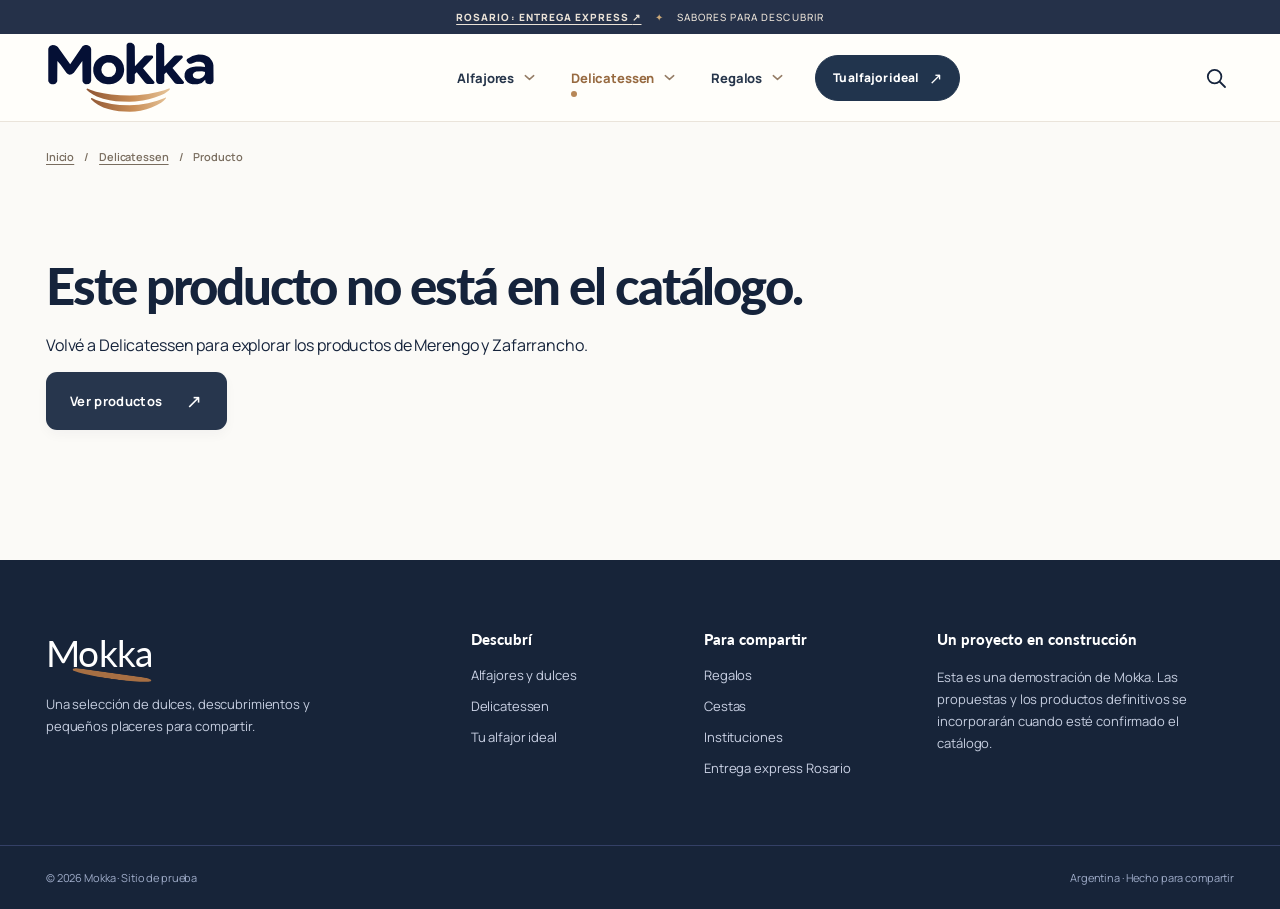
<file: delicatessen-producto.html>
<!doctype html>
<html lang="es-AR">
<head>
 <meta charset="utf-8">
 <meta name="viewport" content="width=device-width,initial-scale=1">
 <meta name="theme-color" content="#fbfaf7">
 <meta name="description" content="Conocé los productos de la colección Merengo Delicatessen en Mokka. Fotos, presentaciones, categorías y referencias de precio.">
 <title>Producto Delicatessen Merengo | Mokka</title>
 <link rel="preconnect" href="https://fonts.googleapis.com">
 <link rel="preconnect" href="https://fonts.gstatic.com" crossorigin>
 <link href="https://fonts.googleapis.com/css2?family=Manrope:wght@400;500;600;700;800&family=Lato:ital,wght@0,400;0,700;0,900;1,900&display=swap" rel="stylesheet">
 <link rel="stylesheet" href="styles.css">
 <script src="pages.js" defer></script>
  <script src="navigation.js" defer></script>
 <script src="delicatessen-data.js" defer></script>
 <script src="zafarrancho-data.js" defer></script>
 <script src="delicatessen-producto.js" defer></script>
</head>
<body class="inner-page delicatessen-page deli-detail-page">
<div class="announcement"><a class="announce-local-link" href="rosario.html">ROSARIO: ENTREGA EXPRESS <span aria-hidden="true">↗</span></a> <span class="star">✦</span> SABORES PARA DESCUBRIR</div>
<header class="site-header" id="inicio">
  <div class="nav-shell wrap">
    <a class="brand" href="index.html" aria-label="Mokka, volver a Alfajores y dulces"><img src="assets/mokka-logo-premium.svg" alt="Mokka" width="184" height="94"></a>
    <nav class="desktop-nav mokka-primary-nav" aria-label="Navegación principal">
    <div class="nav-group" data-nav-group>
      <a class="nav-main-link" href="index.html">Alfajores</a>
      <button class="nav-chevron" type="button" aria-label="Explorar Alfajores" aria-controls="nav-dropdown-alfajores" aria-expanded="false"><svg aria-hidden="true" viewBox="0 0 16 16" fill="none"><path d="m3.5 6 4.5 4 4.5-4" stroke="currentColor" stroke-width="1.6" stroke-linecap="round" stroke-linejoin="round"/></svg></button>
      <div class="nav-dropdown" id="nav-dropdown-alfajores" hidden>
        <span class="nav-dropdown-kicker">ALFAJORES Y DULCES</span>
        <a href="index.html#marcas">Todas las marcas<span aria-hidden="true">↗</span></a>
        <a href="index.html#alfajores">Ver todos los alfajores<span aria-hidden="true">↗</span></a>
        <a href="index.html?marca=Merengo#alfajores">Merengo<span aria-hidden="true">↗</span></a>
        <a href="index.html?marca=Zafarrancho#alfajores">Zafarrancho<span aria-hidden="true">↗</span></a>
        <a href="index.html?marca=Saboreé#alfajores">Saboreé<span aria-hidden="true">↗</span></a>
      </div>
    </div>
    <div class="nav-group is-current" data-nav-group>
      <a class="nav-main-link" href="delicatessen.html" aria-current="page">Delicatessen</a>
      <button class="nav-chevron" type="button" aria-label="Explorar Delicatessen" aria-controls="nav-dropdown-delicatessen" aria-expanded="false"><svg aria-hidden="true" viewBox="0 0 16 16" fill="none"><path d="m3.5 6 4.5 4 4.5-4" stroke="currentColor" stroke-width="1.6" stroke-linecap="round" stroke-linejoin="round"/></svg></button>
      <div class="nav-dropdown" id="nav-dropdown-delicatessen" hidden>
        <span class="nav-dropdown-kicker">SABORES Y ESPECIALIDADES</span>
        <a href="delicatessen.html#catalogo-deli">Todos los productos<span aria-hidden="true">↗</span></a>
        <a href="delicatessen.html?categoria=bocaditos#catalogo-deli">Bocaditos<span aria-hidden="true">↗</span></a>
        <a href="delicatessen.html?categoria=chocolates#catalogo-deli">Bañados en chocolate<span aria-hidden="true">↗</span></a>
        <a href="delicatessen.html?categoria=dulces#catalogo-deli">Dulce de leche<span aria-hidden="true">↗</span></a>
        <a href="delicatessen.html#zafarrancho">Modo Zafarrancho<span aria-hidden="true">↗</span></a>
      </div>
    </div>
    <div class="nav-group" data-nav-group>
      <a class="nav-main-link" href="regalos.html">Regalos</a>
      <button class="nav-chevron" type="button" aria-label="Explorar Regalos" aria-controls="nav-dropdown-regalos" aria-expanded="false"><svg aria-hidden="true" viewBox="0 0 16 16" fill="none"><path d="m3.5 6 4.5 4 4.5-4" stroke="currentColor" stroke-width="1.6" stroke-linecap="round" stroke-linejoin="round"/></svg></button>
      <div class="nav-dropdown" id="nav-dropdown-regalos" hidden>
        <span class="nav-dropdown-kicker">PARA CADA OCASIÓN</span>
        <a href="regalos.html#propuestas">Todos los regalos<span aria-hidden="true">↗</span></a>
        <a href="regalos.html#regalos">Regalos personales<span aria-hidden="true">↗</span></a>
        <a href="regalos.html#cestas">Cestas gourmet<span aria-hidden="true">↗</span></a>
        <a href="regalos.html#instituciones">Empresas e instituciones<span aria-hidden="true">↗</span></a>
      </div>
    </div>
    <a class="nav-discovery" href="index.html#descubri">Tu alfajor ideal <span aria-hidden="true">↗</span></a>
  </nav>
    <div class="nav-actions">
      <a class="icon-btn" href="index.html#alfajores" aria-label="Explorar el catálogo de alfajores" title="Ver alfajores">
        <svg viewBox="0 0 24 24" fill="none" aria-hidden="true"><circle cx="10.6" cy="10.6" r="6.8"/><path d="m16 16 5 5"/></svg>
      </a>
      <button id="menu-toggle" class="icon-btn menu-btn" aria-label="Abrir menú" aria-expanded="false" aria-controls="mobile-nav" type="button">
        <svg viewBox="0 0 24 24" fill="none" aria-hidden="true"><path d="M3 6h18M3 12h18M3 18h18"/></svg>
      </button>
    </div>
  </div>
  <nav id="mobile-nav" class="mobile-nav mokka-mobile-nav" aria-label="Navegación móvil" hidden>
    <div class="mobile-nav-group">
      <div class="mobile-nav-row">
        <a href="index.html" class="mobile-nav-main">Alfajores</a>
        <button class="mobile-nav-chevron" type="button" aria-controls="mobile-dropdown-alfajores" aria-expanded="false" aria-label="Mostrar opciones de Alfajores"><svg aria-hidden="true" viewBox="0 0 16 16" fill="none"><path d="m3.5 6 4.5 4 4.5-4" stroke="currentColor" stroke-width="1.6" stroke-linecap="round" stroke-linejoin="round"/></svg></button>
      </div>
      <div id="mobile-dropdown-alfajores" class="mobile-nav-dropdown" hidden>
        <a href="index.html#marcas">Todas las marcas</a>
        <a href="index.html#alfajores">Ver todos los alfajores</a>
        <a href="index.html?marca=Merengo#alfajores">Merengo</a>
        <a href="index.html?marca=Zafarrancho#alfajores">Zafarrancho</a>
        <a href="index.html?marca=Saboreé#alfajores">Saboreé</a>
      </div>
    </div>
    <div class="mobile-nav-group is-current">
      <div class="mobile-nav-row">
        <a href="delicatessen.html" class="mobile-nav-main" aria-current="page">Delicatessen</a>
        <button class="mobile-nav-chevron" type="button" aria-controls="mobile-dropdown-delicatessen" aria-expanded="false" aria-label="Mostrar opciones de Delicatessen"><svg aria-hidden="true" viewBox="0 0 16 16" fill="none"><path d="m3.5 6 4.5 4 4.5-4" stroke="currentColor" stroke-width="1.6" stroke-linecap="round" stroke-linejoin="round"/></svg></button>
      </div>
      <div id="mobile-dropdown-delicatessen" class="mobile-nav-dropdown" hidden>
        <a href="delicatessen.html#catalogo-deli">Todos los productos</a>
        <a href="delicatessen.html?categoria=bocaditos#catalogo-deli">Bocaditos</a>
        <a href="delicatessen.html?categoria=chocolates#catalogo-deli">Bañados en chocolate</a>
        <a href="delicatessen.html?categoria=dulces#catalogo-deli">Dulce de leche</a>
        <a href="delicatessen.html#zafarrancho">Modo Zafarrancho</a>
      </div>
    </div>
    <div class="mobile-nav-group">
      <div class="mobile-nav-row">
        <a href="regalos.html" class="mobile-nav-main">Regalos</a>
        <button class="mobile-nav-chevron" type="button" aria-controls="mobile-dropdown-regalos" aria-expanded="false" aria-label="Mostrar opciones de Regalos"><svg aria-hidden="true" viewBox="0 0 16 16" fill="none"><path d="m3.5 6 4.5 4 4.5-4" stroke="currentColor" stroke-width="1.6" stroke-linecap="round" stroke-linejoin="round"/></svg></button>
      </div>
      <div id="mobile-dropdown-regalos" class="mobile-nav-dropdown" hidden>
        <a href="regalos.html#propuestas">Todos los regalos</a>
        <a href="regalos.html#regalos">Regalos personales</a>
        <a href="regalos.html#cestas">Cestas gourmet</a>
        <a href="regalos.html#instituciones">Empresas e instituciones</a>
      </div>
    </div>
    <a class="mobile-nav-discovery" href="index.html#descubri">Tu alfajor ideal <span aria-hidden="true">↗</span></a>
    <a class="mobile-nav-rosario" href="rosario.html">Entrega express en Rosario <span aria-hidden="true">↗</span></a>
  </nav>
</header>

<main class="wrap deli-detail-main">
  <nav class="deli-detail-breadcrumb" aria-label="Ruta de navegación"><a href="index.html">Inicio</a><span aria-hidden="true">/</span><a href="delicatessen.html">Delicatessen</a><span aria-hidden="true">/</span><span id="deli-detail-crumb">Producto</span></nav>
  <section id="deli-detail-not-found" class="deli-detail-not-found" hidden>
    <h1>Este producto no está en el catálogo.</h1>
    <p>Volvé a Delicatessen para explorar los productos de Merengo y Zafarrancho.</p>
    <a class="btn btn-hot" href="delicatessen.html#catalogo-deli">Ver productos <span aria-hidden="true">↗</span></a>
  </section>
  <div id="deli-detail-content" hidden>
    <section class="deli-detail-columns">
      <div class="deli-detail-photo">
        <img id="deli-detail-image" alt="" width="700" height="700">
        <div id="deli-detail-photo-placeholder" class="deli-detail-photo-placeholder" hidden><span id="deli-detail-emoji" aria-hidden="true">📦</span><p>Foto de producto pendiente. Podés verla en la ficha oficial del fabricante.</p></div>
        <span id="deli-detail-photo-note">Fotografía del fabricante. Uso de referencia para el prototipo.</span>
      </div>
      <div class="deli-detail-description">
        <div class="deli-detail-eyebrow"><span id="deli-detail-brand">MERENGO</span> · <span id="deli-detail-category"></span></div>
        <h1 id="deli-detail-name"></h1>
        <p id="deli-detail-pack" class="deli-detail-pack"></p>
        <p id="deli-detail-text"></p>
        <div id="deli-detail-tags" class="deli-product-tags"></div>
        <div class="deli-detail-pricing">
          <div class="deli-detail-price" id="deli-detail-price"></div>
          <span id="deli-detail-pricing-note">Precio minorista del fabricante · referencia, no precio de Mokka</span>
          <a id="deli-detail-source" href="https://alfajoresmerengo.com/productos/" target="_blank" rel="noopener noreferrer">Ver producto y precio en Merengo ↗</a>
        </div>
        <div class="deli-detail-actions">
          <button class="btn btn-hot" type="button" disabled>Comprar en Tiendanube · Próximamente</button>
          <a class="btn btn-hero-secondary" href="delicatessen.html#catalogo-deli">Volver a Delicatessen ↗</a>
        </div>
        <p class="deli-detail-disclaimer">No se procesan compras en esta maqueta. La venta, el precio final, el stock y las opciones de entrega se cargarán en la tienda Tiendanube de Mokka.</p>
      </div>
    </section>
    <section class="detail-services" aria-label="Opciones de entrega">
      <div><strong>📦 Envíos a todo el país</strong><span>Opciones y plazos según destino, al conectar Tiendanube.</span></div>
      <div><strong>🛵 Express en Rosario</strong><span>$5.000 · Gratis desde $100.000 en la zona habilitada.</span></div>
      <div><strong>🕘 Pedidos hasta las 21 h</strong><span>Entrega express sujeta a disponibilidad de mensajería.</span></div>
      <div><strong>📍 Retiro en Terminal</strong><span>Sin cargo cuando esté habilitado en el checkout.</span></div>
    </section>
    <section class="deli-related section">
      <div class="section-heading">
        <div><span class="eyebrow mini">PARA SEGUIR DESCUBRIENDO</span><h2 id="deli-related-title">Más de Merengo.</h2></div>
        <a class="link-arrow" href="delicatessen.html#catalogo-deli">Ver catálogo ↗</a>
      </div>
      <div id="deli-related-grid" class="deli-product-grid"></div>
    </section>
  </div>
</main>
<footer class="footer">
  <div class="wrap footer-grid">
    <div class="footer-about"><div class="footer-logo">Mokka<span class="footer-smile"></span></div><p>Una selección de dulces, descubrimientos y pequeños placeres para compartir.</p></div>
    <div><h3>Descubrí</h3><a href="index.html">Alfajores y dulces</a><a href="delicatessen.html">Delicatessen</a><a href="index.html#descubri">Tu alfajor ideal</a></div>
    <div><h3>Para compartir</h3><a href="regalos.html">Regalos</a><a href="regalos.html#cestas">Cestas</a><a href="regalos.html#instituciones">Instituciones</a><a href="rosario.html">Entrega express Rosario</a></div>
    <div class="footer-news"><h3>Un proyecto en construcción</h3><p>Esta es una demostración de Mokka. Las propuestas y los productos definitivos se incorporarán cuando esté confirmado el catálogo.</p></div>
  </div>
  <div class="wrap footer-bottom"><span>© 2026 Mokka · Sitio de prueba</span><span>Argentina · Hecho para compartir</span></div>
</footer>

</body>
</html>
</file>
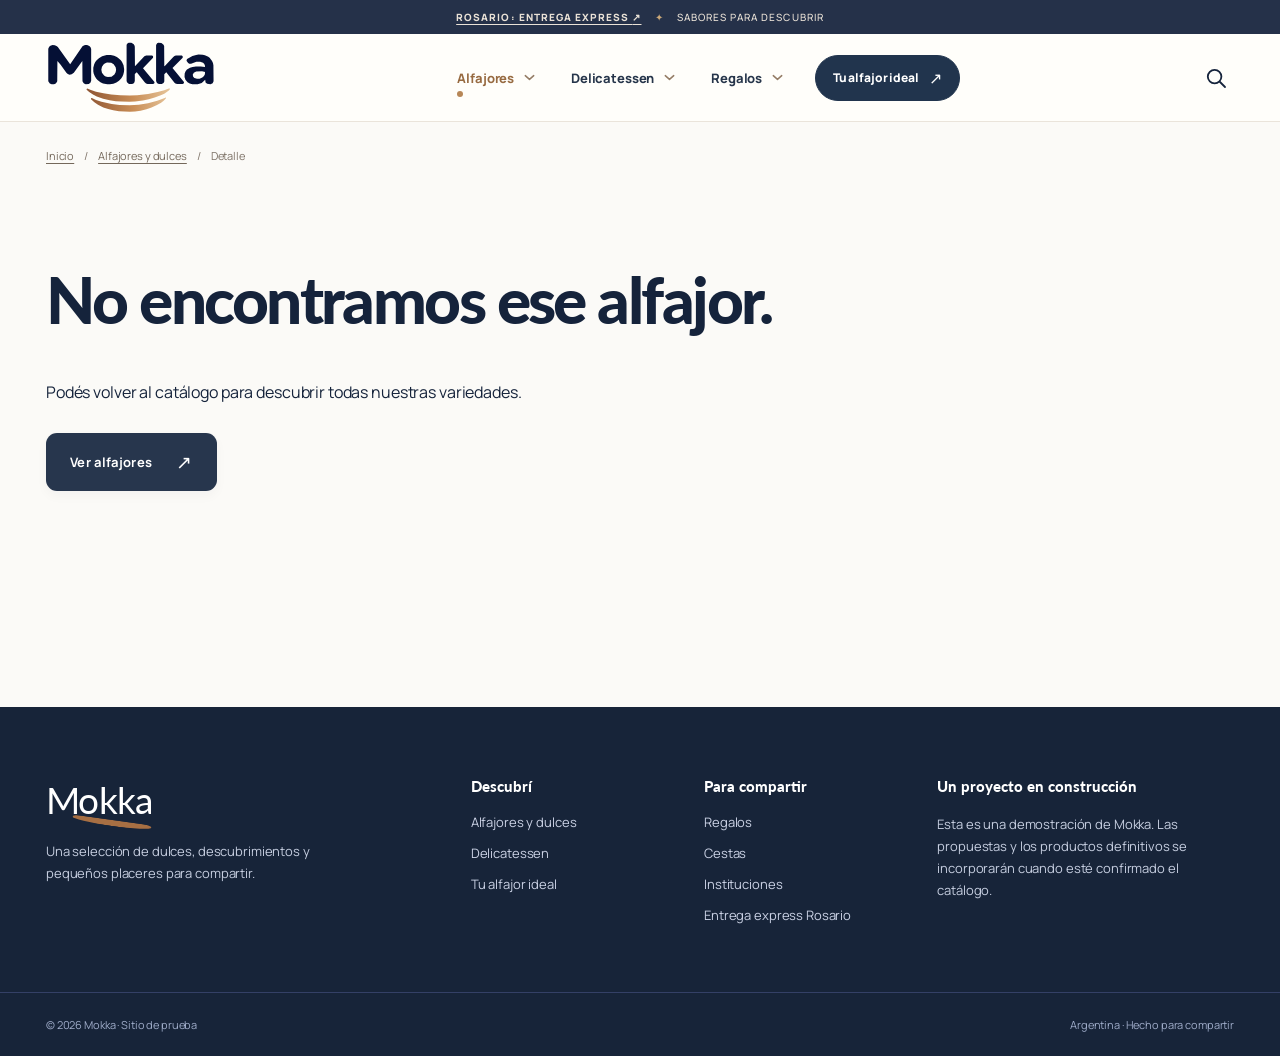
<file: producto.html>
<!doctype html>
<html lang="es-AR">
<head>
 <meta charset="utf-8">
 <meta name="viewport" content="width=device-width,initial-scale=1">
 <meta name="theme-color" content="#fbfaf7">
 <meta name="description" content="Explorá los alfajores de Mokka: fotos, variedades, precios orientativos, presentaciones y entrega en Rosario.">
 <title>Detalle del alfajor | Mokka</title>
 <link rel="preconnect" href="https://fonts.googleapis.com">
 <link rel="preconnect" href="https://fonts.gstatic.com" crossorigin>
 <link href="https://fonts.googleapis.com/css2?family=Manrope:wght@400;500;600;700;800&family=Lato:ital,wght@0,400;0,700;0,900;1,900&display=swap" rel="stylesheet">
 <link rel="stylesheet" href="styles.css">
 <script src="catalog-data.js" defer></script>
 <script src="shop-links.js" defer></script>
 <script src="pages.js" defer></script>
  <script src="navigation.js" defer></script>
 <script src="producto.js" defer></script>
</head>
<body class="inner-page product-detail-page">
<div class="announcement"><a class="announce-local-link" href="rosario.html">ROSARIO: ENTREGA EXPRESS <span aria-hidden="true">↗</span></a> <span class="star">✦</span> SABORES PARA DESCUBRIR</div>
<header class="site-header" id="inicio">
  <div class="nav-shell wrap">
    <a class="brand" href="index.html" aria-label="Mokka, volver a Alfajores y dulces"><img src="assets/mokka-logo-premium.svg" alt="Mokka" width="184" height="94"></a>
    <nav class="desktop-nav mokka-primary-nav" aria-label="Navegación principal">
    <div class="nav-group is-current" data-nav-group>
      <a class="nav-main-link" href="index.html" aria-current="page">Alfajores</a>
      <button class="nav-chevron" type="button" aria-label="Explorar Alfajores" aria-controls="nav-dropdown-alfajores" aria-expanded="false"><svg aria-hidden="true" viewBox="0 0 16 16" fill="none"><path d="m3.5 6 4.5 4 4.5-4" stroke="currentColor" stroke-width="1.6" stroke-linecap="round" stroke-linejoin="round"/></svg></button>
      <div class="nav-dropdown" id="nav-dropdown-alfajores" hidden>
        <span class="nav-dropdown-kicker">ALFAJORES Y DULCES</span>
        <a href="index.html#marcas">Todas las marcas<span aria-hidden="true">↗</span></a>
        <a href="index.html#alfajores">Ver todos los alfajores<span aria-hidden="true">↗</span></a>
        <a href="index.html?marca=Merengo#alfajores">Merengo<span aria-hidden="true">↗</span></a>
        <a href="index.html?marca=Zafarrancho#alfajores">Zafarrancho<span aria-hidden="true">↗</span></a>
        <a href="index.html?marca=Saboreé#alfajores">Saboreé<span aria-hidden="true">↗</span></a>
      </div>
    </div>
    <div class="nav-group" data-nav-group>
      <a class="nav-main-link" href="delicatessen.html">Delicatessen</a>
      <button class="nav-chevron" type="button" aria-label="Explorar Delicatessen" aria-controls="nav-dropdown-delicatessen" aria-expanded="false"><svg aria-hidden="true" viewBox="0 0 16 16" fill="none"><path d="m3.5 6 4.5 4 4.5-4" stroke="currentColor" stroke-width="1.6" stroke-linecap="round" stroke-linejoin="round"/></svg></button>
      <div class="nav-dropdown" id="nav-dropdown-delicatessen" hidden>
        <span class="nav-dropdown-kicker">SABORES Y ESPECIALIDADES</span>
        <a href="delicatessen.html#catalogo-deli">Todos los productos<span aria-hidden="true">↗</span></a>
        <a href="delicatessen.html?categoria=bocaditos#catalogo-deli">Bocaditos<span aria-hidden="true">↗</span></a>
        <a href="delicatessen.html?categoria=chocolates#catalogo-deli">Bañados en chocolate<span aria-hidden="true">↗</span></a>
        <a href="delicatessen.html?categoria=dulces#catalogo-deli">Dulce de leche<span aria-hidden="true">↗</span></a>
        <a href="delicatessen.html#zafarrancho">Modo Zafarrancho<span aria-hidden="true">↗</span></a>
      </div>
    </div>
    <div class="nav-group" data-nav-group>
      <a class="nav-main-link" href="regalos.html">Regalos</a>
      <button class="nav-chevron" type="button" aria-label="Explorar Regalos" aria-controls="nav-dropdown-regalos" aria-expanded="false"><svg aria-hidden="true" viewBox="0 0 16 16" fill="none"><path d="m3.5 6 4.5 4 4.5-4" stroke="currentColor" stroke-width="1.6" stroke-linecap="round" stroke-linejoin="round"/></svg></button>
      <div class="nav-dropdown" id="nav-dropdown-regalos" hidden>
        <span class="nav-dropdown-kicker">PARA CADA OCASIÓN</span>
        <a href="regalos.html#propuestas">Todos los regalos<span aria-hidden="true">↗</span></a>
        <a href="regalos.html#regalos">Regalos personales<span aria-hidden="true">↗</span></a>
        <a href="regalos.html#cestas">Cestas gourmet<span aria-hidden="true">↗</span></a>
        <a href="regalos.html#instituciones">Empresas e instituciones<span aria-hidden="true">↗</span></a>
      </div>
    </div>
    <a class="nav-discovery" href="index.html#descubri">Tu alfajor ideal <span aria-hidden="true">↗</span></a>
  </nav>
    <div class="nav-actions">
      <a class="icon-btn" href="index.html#alfajores" aria-label="Explorar el catálogo de alfajores" title="Ver alfajores">
        <svg viewBox="0 0 24 24" fill="none" aria-hidden="true"><circle cx="10.6" cy="10.6" r="6.8"/><path d="m16 16 5 5"/></svg>
      </a>
      <button id="menu-toggle" class="icon-btn menu-btn" aria-label="Abrir menú" aria-expanded="false" aria-controls="mobile-nav" type="button">
        <svg viewBox="0 0 24 24" fill="none" aria-hidden="true"><path d="M3 6h18M3 12h18M3 18h18"/></svg>
      </button>
    </div>
  </div>
  <nav id="mobile-nav" class="mobile-nav mokka-mobile-nav" aria-label="Navegación móvil" hidden>
    <div class="mobile-nav-group is-current">
      <div class="mobile-nav-row">
        <a href="index.html" class="mobile-nav-main" aria-current="page">Alfajores</a>
        <button class="mobile-nav-chevron" type="button" aria-controls="mobile-dropdown-alfajores" aria-expanded="false" aria-label="Mostrar opciones de Alfajores"><svg aria-hidden="true" viewBox="0 0 16 16" fill="none"><path d="m3.5 6 4.5 4 4.5-4" stroke="currentColor" stroke-width="1.6" stroke-linecap="round" stroke-linejoin="round"/></svg></button>
      </div>
      <div id="mobile-dropdown-alfajores" class="mobile-nav-dropdown" hidden>
        <a href="index.html#marcas">Todas las marcas</a>
        <a href="index.html#alfajores">Ver todos los alfajores</a>
        <a href="index.html?marca=Merengo#alfajores">Merengo</a>
        <a href="index.html?marca=Zafarrancho#alfajores">Zafarrancho</a>
        <a href="index.html?marca=Saboreé#alfajores">Saboreé</a>
      </div>
    </div>
    <div class="mobile-nav-group">
      <div class="mobile-nav-row">
        <a href="delicatessen.html" class="mobile-nav-main">Delicatessen</a>
        <button class="mobile-nav-chevron" type="button" aria-controls="mobile-dropdown-delicatessen" aria-expanded="false" aria-label="Mostrar opciones de Delicatessen"><svg aria-hidden="true" viewBox="0 0 16 16" fill="none"><path d="m3.5 6 4.5 4 4.5-4" stroke="currentColor" stroke-width="1.6" stroke-linecap="round" stroke-linejoin="round"/></svg></button>
      </div>
      <div id="mobile-dropdown-delicatessen" class="mobile-nav-dropdown" hidden>
        <a href="delicatessen.html#catalogo-deli">Todos los productos</a>
        <a href="delicatessen.html?categoria=bocaditos#catalogo-deli">Bocaditos</a>
        <a href="delicatessen.html?categoria=chocolates#catalogo-deli">Bañados en chocolate</a>
        <a href="delicatessen.html?categoria=dulces#catalogo-deli">Dulce de leche</a>
        <a href="delicatessen.html#zafarrancho">Modo Zafarrancho</a>
      </div>
    </div>
    <div class="mobile-nav-group">
      <div class="mobile-nav-row">
        <a href="regalos.html" class="mobile-nav-main">Regalos</a>
        <button class="mobile-nav-chevron" type="button" aria-controls="mobile-dropdown-regalos" aria-expanded="false" aria-label="Mostrar opciones de Regalos"><svg aria-hidden="true" viewBox="0 0 16 16" fill="none"><path d="m3.5 6 4.5 4 4.5-4" stroke="currentColor" stroke-width="1.6" stroke-linecap="round" stroke-linejoin="round"/></svg></button>
      </div>
      <div id="mobile-dropdown-regalos" class="mobile-nav-dropdown" hidden>
        <a href="regalos.html#propuestas">Todos los regalos</a>
        <a href="regalos.html#regalos">Regalos personales</a>
        <a href="regalos.html#cestas">Cestas gourmet</a>
        <a href="regalos.html#instituciones">Empresas e instituciones</a>
      </div>
    </div>
    <a class="mobile-nav-discovery" href="index.html#descubri">Tu alfajor ideal <span aria-hidden="true">↗</span></a>
    <a class="mobile-nav-rosario" href="rosario.html">Entrega express en Rosario <span aria-hidden="true">↗</span></a>
  </nav>
</header>

<main class="mokka-product-detail" id="producto">
 <div class="wrap">
   <nav class="detail-breadcrumb" aria-label="Ruta de navegación">
     <a href="index.html">Inicio</a><span aria-hidden="true">/</span>
     <a href="index.html#alfajores">Alfajores y dulces</a><span aria-hidden="true">/</span>
     <span id="detail-breadcrumb-name">Detalle</span>
   </nav>
   <div id="detail-not-found" class="detail-not-found" hidden>
     <h1>No encontramos ese alfajor.</h1>
     <p>Podés volver al catálogo para descubrir todas nuestras variedades.</p>
     <a class="btn btn-hot" href="index.html#alfajores">Ver alfajores <span aria-hidden="true">↗</span></a>
   </div>
   <div id="detail-content" hidden>
     <section class="detail-grid">
       <div class="detail-media">
         <div class="detail-image-frame"><img id="detail-image" alt="" width="750" height="750"><span class="detail-image-note">Imagen de referencia de la marca. Puede no representar esta variedad.</span></div>
       </div>
       <div class="detail-info">
         <div class="detail-eyebrow" id="detail-origin"></div>
         <h1 id="detail-title"></h1>
         <p id="detail-summary" class="detail-summary"></p>
         <div class="detail-price-block">
           <span class="detail-price" id="detail-price"></span>
           <span id="detail-pack" class="detail-pack"></span>
           <span class="detail-price-class" id="detail-price-class"></span>
           <a class="detail-source" id="detail-source" href="#" target="_blank" rel="noopener noreferrer">Ver la referencia del precio ↗</a>
           <p id="detail-price-warning" class="detail-price-warning"></p>
         </div>
         <section class="detail-attributes" aria-labelledby="detail-attributes-title">
           <h2 id="detail-attributes-title">¿Cómo es este alfajor?</h2>
           <p>Textura, relleno y cobertura: los mismos atributos de nuestro buscador.</p>
           <div id="detail-traits" class="detail-attributes-grid"></div>
         </section>
         <div class="detail-quantity-row">
           <span class="detail-field-label">Cantidad de cajas / estuches</span>
           <div class="detail-counter" role="group" aria-label="Cantidad">
             <button type="button" id="detail-minus" aria-label="Restar una unidad">−</button>
             <input type="number" id="detail-quantity" min="1" max="99" value="1" inputmode="numeric" aria-label="Cantidad de paquetes">
             <button type="button" id="detail-plus" aria-label="Sumar una unidad">+</button>
           </div>
         </div>
         <div class="detail-total-row"><span>Total de referencia</span><strong id="detail-total"></strong></div>
         <div class="detail-actions">
           <a id="detail-shop" class="btn btn-hot" href="#" hidden>Explorar en Tiendanube <span aria-hidden="true">↗</span></a>
           <button id="detail-buy-unavailable" class="btn btn-hot" type="button" disabled aria-label="Compra pendiente de conexión a Tiendanube">Comprar en Tiendanube · Próximamente</button>
           <button id="detail-save" type="button" class="btn btn-hero-secondary">♡ Guardar entre favoritos</button>
         </div>
         <p id="detail-shop-status" class="detail-legal">Esta es una ficha de prueba: no hay stock confirmado ni checkout. Los precios son informativos.</p>
         <p id="detail-feedback" class="detail-feedback" role="status" aria-live="polite"></p>
       </div>
     </section>
     <section class="detail-services" aria-label="Opciones de entrega">
       <div><strong>📦 Envíos a todo el país</strong><span>Recibí tus alfajores en cualquier provincia. Costo y plazo según destino, a confirmar en Tiendanube.</span></div>
       <div><strong>🛵 Express en Rosario</strong><span>$5.000 · Gratis desde $100.000, sujeto a zona y disponibilidad.</span></div>
       <div><strong>🕘 Pedidos hasta las 21 h</strong><span>Horario previsto para entrega express.</span></div>
       <div><strong>📍 Retiro en Terminal</strong><span>Sin costo de envío, una vez habilitado en Tiendanube.</span></div>
     </section>
     <section class="detail-related section">
       <div class="section-heading"><div><span class="eyebrow mini">PARA SEGUIR DESCUBRIENDO</span><h2>También puede gustarte.</h2></div><a class="link-arrow" href="index.html#alfajores">Ver todos ↗</a></div>
       <div id="detail-related" class="detail-related-grid"></div>
     </section>
   </div>
 </div>
</main>
<footer class="footer">
  <div class="wrap footer-grid">
    <div class="footer-about"><div class="footer-logo">Mokka<span class="footer-smile"></span></div><p>Una selección de dulces, descubrimientos y pequeños placeres para compartir.</p></div>
    <div><h3>Descubrí</h3><a href="index.html">Alfajores y dulces</a><a href="delicatessen.html">Delicatessen</a><a href="index.html#descubri">Tu alfajor ideal</a></div>
    <div><h3>Para compartir</h3><a href="regalos.html">Regalos</a><a href="regalos.html#cestas">Cestas</a><a href="regalos.html#instituciones">Instituciones</a><a href="rosario.html">Entrega express Rosario</a></div>
    <div class="footer-news"><h3>Un proyecto en construcción</h3><p>Esta es una demostración de Mokka. Las propuestas y los productos definitivos se incorporarán cuando esté confirmado el catálogo.</p></div>
  </div>
  <div class="wrap footer-bottom"><span>© 2026 Mokka · Sitio de prueba</span><span>Argentina · Hecho para compartir</span></div>
</footer>

</body>
</html>
</file>
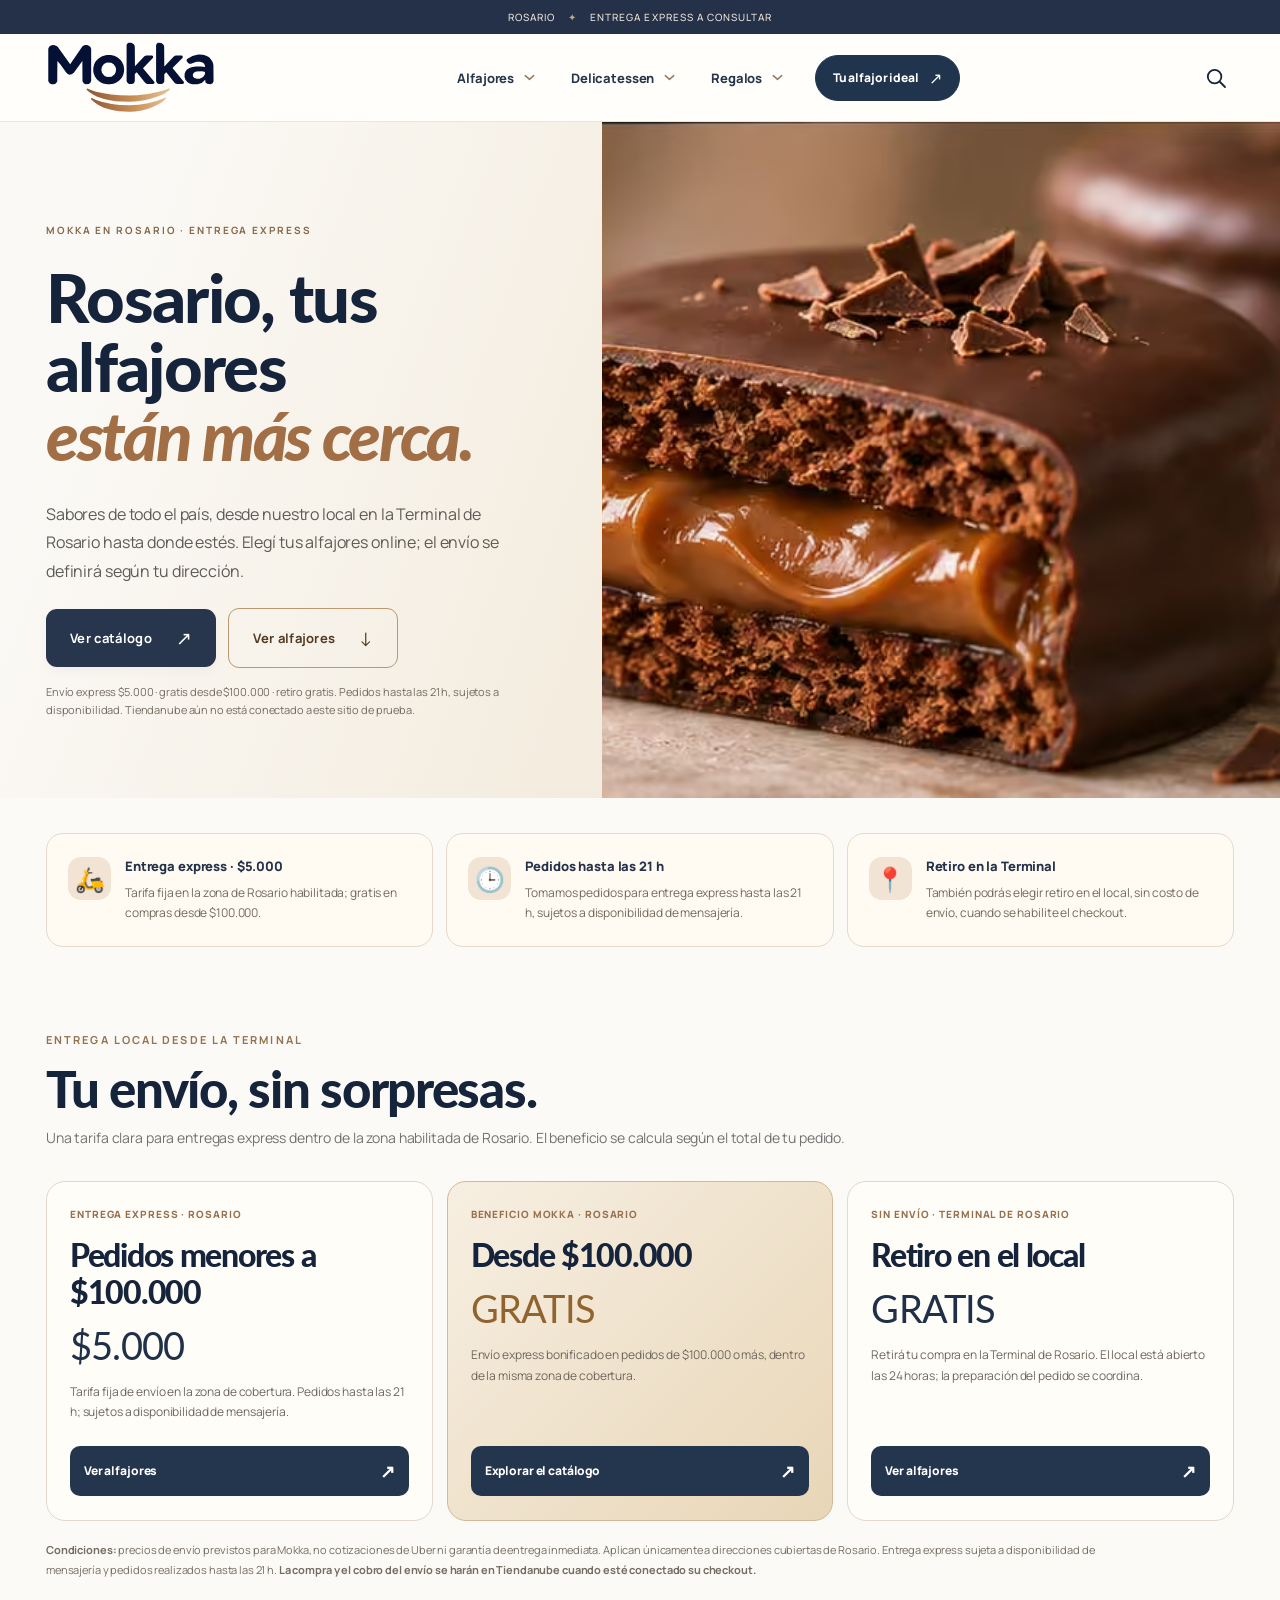
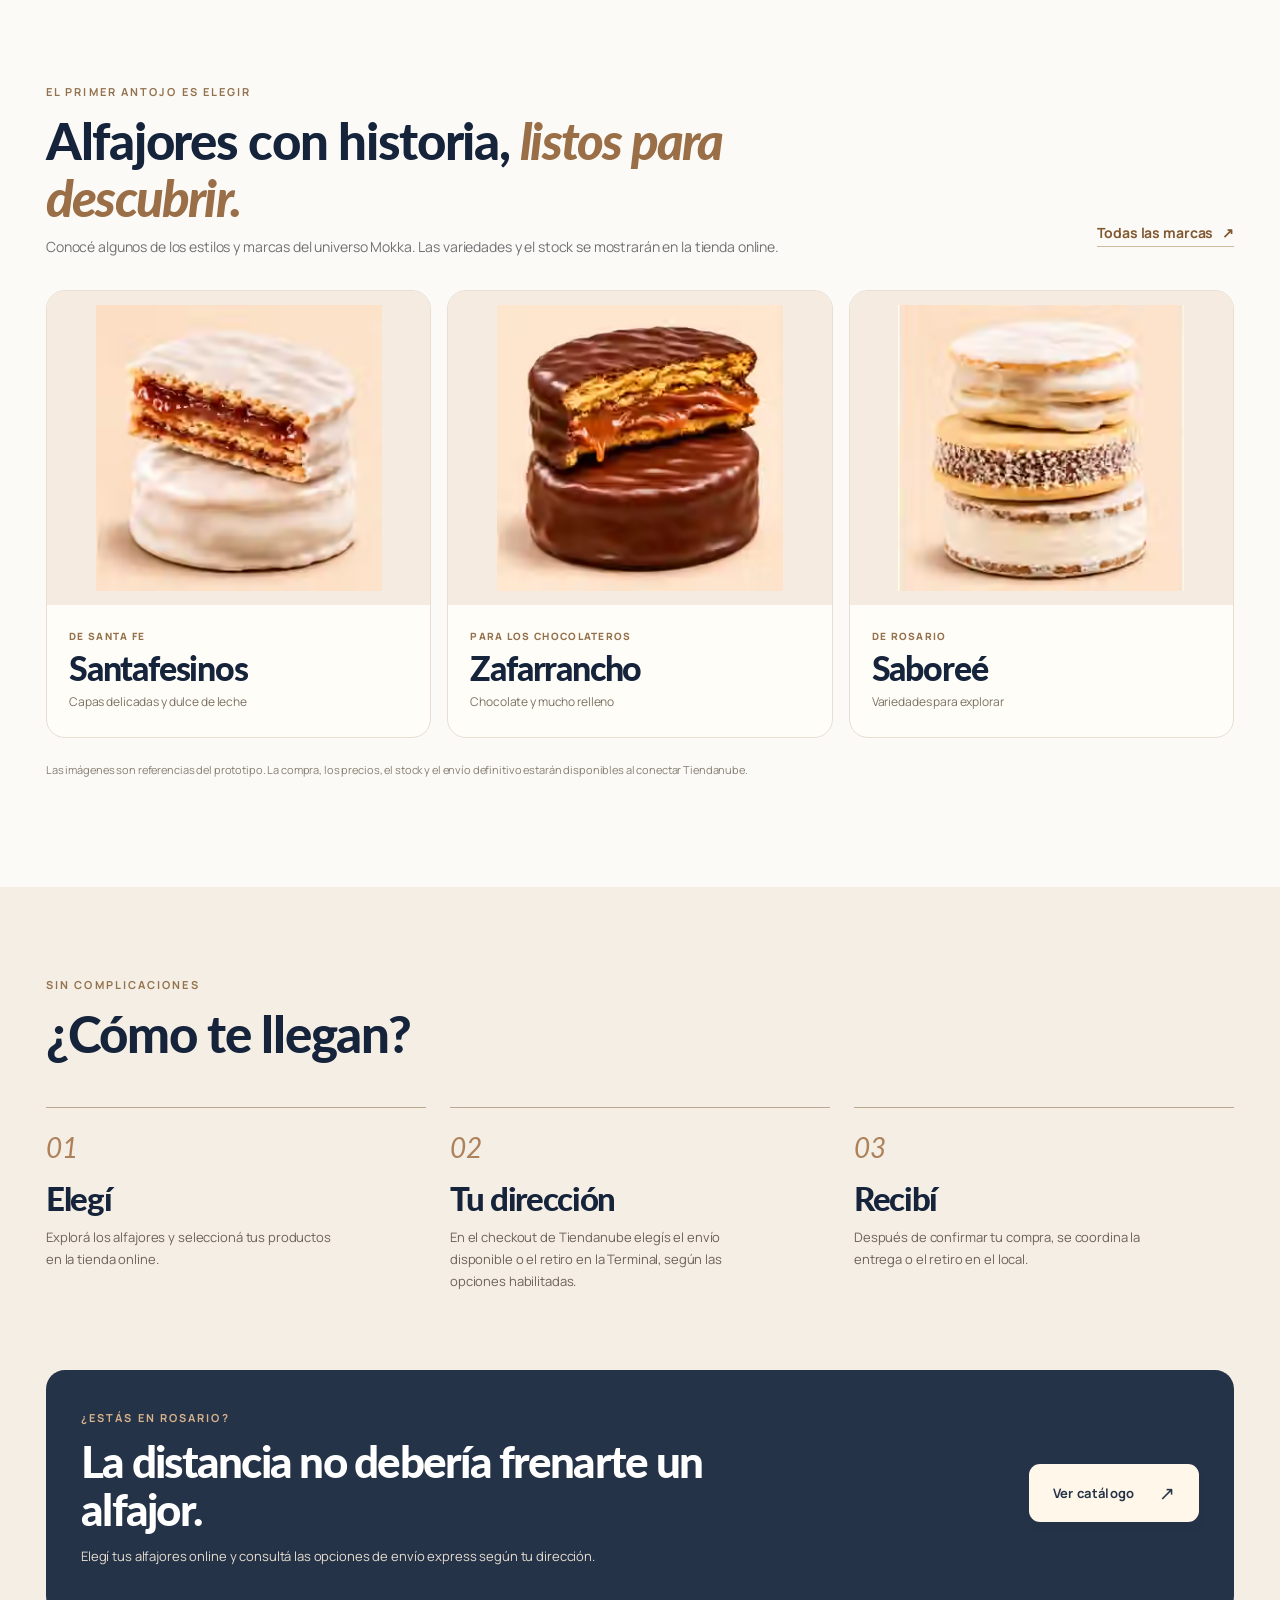
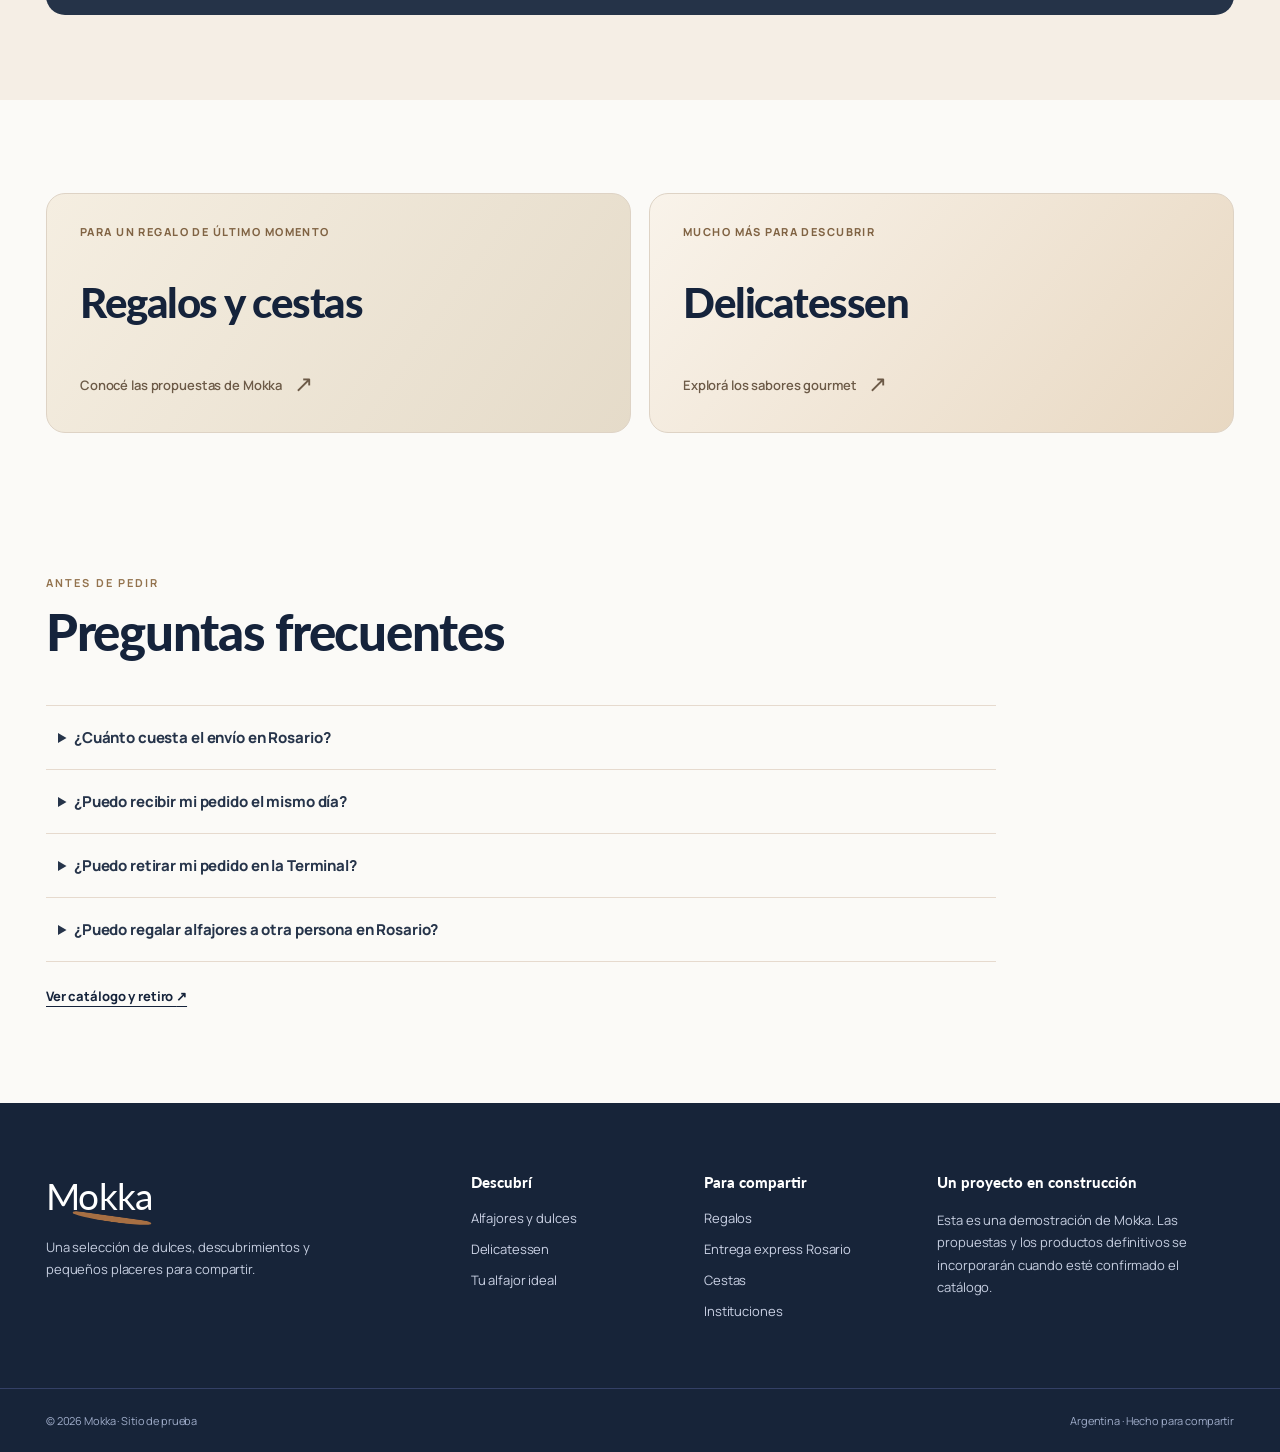
<file: rosario.html>
<!doctype html>
<html lang="es-AR">
<head>
  <meta charset="utf-8">
  <meta name="viewport" content="width=device-width,initial-scale=1">
  <meta name="theme-color" content="#fbfaf7">
  <meta name="description" content="Mokka en Rosario: alfajores argentinos con entrega express a consultar. Retiro coordinado en nuestro local de la Terminal de Rosario, abierto 24 horas.">
  <title>Alfajores con entrega express en Rosario | Mokka</title>
  <link rel="preconnect" href="https://fonts.googleapis.com">
  <link rel="preconnect" href="https://fonts.gstatic.com" crossorigin>
  <link href="https://fonts.googleapis.com/css2?family=Manrope:wght@400;500;600;700;800&family=Lato:ital,wght@0,400;0,700;0,900;1,900&display=swap" rel="stylesheet">
  <link rel="stylesheet" href="styles.css">
  <script src="pages.js" defer></script>
  <script src="navigation.js" defer></script>
  <script src="shop-links.js" defer></script>
</head>
<body class="inner-page rosario-page">

<div class="announcement">ROSARIO <span class="star">✦</span> ENTREGA EXPRESS A CONSULTAR</div>
<header class="site-header" id="inicio">
  <div class="nav-shell wrap">
    <a class="brand" href="index.html" aria-label="Mokka, volver a Alfajores y dulces"><img src="assets/mokka-logo-premium.svg" alt="Mokka" width="184" height="94"></a>
    <nav class="desktop-nav mokka-primary-nav" aria-label="Navegación principal">
    <div class="nav-group" data-nav-group>
      <a class="nav-main-link" href="index.html">Alfajores</a>
      <button class="nav-chevron" type="button" aria-label="Explorar Alfajores" aria-controls="nav-dropdown-alfajores" aria-expanded="false"><svg aria-hidden="true" viewBox="0 0 16 16" fill="none"><path d="m3.5 6 4.5 4 4.5-4" stroke="currentColor" stroke-width="1.6" stroke-linecap="round" stroke-linejoin="round"/></svg></button>
      <div class="nav-dropdown" id="nav-dropdown-alfajores" hidden>
        <span class="nav-dropdown-kicker">ALFAJORES Y DULCES</span>
        <a href="index.html#marcas">Todas las marcas<span aria-hidden="true">↗</span></a>
        <a href="index.html#alfajores">Ver todos los alfajores<span aria-hidden="true">↗</span></a>
        <a href="index.html?marca=Merengo#alfajores">Merengo<span aria-hidden="true">↗</span></a>
        <a href="index.html?marca=Zafarrancho#alfajores">Zafarrancho<span aria-hidden="true">↗</span></a>
        <a href="index.html?marca=Saboreé#alfajores">Saboreé<span aria-hidden="true">↗</span></a>
      </div>
    </div>
    <div class="nav-group" data-nav-group>
      <a class="nav-main-link" href="delicatessen.html">Delicatessen</a>
      <button class="nav-chevron" type="button" aria-label="Explorar Delicatessen" aria-controls="nav-dropdown-delicatessen" aria-expanded="false"><svg aria-hidden="true" viewBox="0 0 16 16" fill="none"><path d="m3.5 6 4.5 4 4.5-4" stroke="currentColor" stroke-width="1.6" stroke-linecap="round" stroke-linejoin="round"/></svg></button>
      <div class="nav-dropdown" id="nav-dropdown-delicatessen" hidden>
        <span class="nav-dropdown-kicker">SABORES Y ESPECIALIDADES</span>
        <a href="delicatessen.html#catalogo-deli">Todos los productos<span aria-hidden="true">↗</span></a>
        <a href="delicatessen.html?categoria=bocaditos#catalogo-deli">Bocaditos<span aria-hidden="true">↗</span></a>
        <a href="delicatessen.html?categoria=chocolates#catalogo-deli">Bañados en chocolate<span aria-hidden="true">↗</span></a>
        <a href="delicatessen.html?categoria=dulces#catalogo-deli">Dulce de leche<span aria-hidden="true">↗</span></a>
        <a href="delicatessen.html#zafarrancho">Modo Zafarrancho<span aria-hidden="true">↗</span></a>
      </div>
    </div>
    <div class="nav-group" data-nav-group>
      <a class="nav-main-link" href="regalos.html">Regalos</a>
      <button class="nav-chevron" type="button" aria-label="Explorar Regalos" aria-controls="nav-dropdown-regalos" aria-expanded="false"><svg aria-hidden="true" viewBox="0 0 16 16" fill="none"><path d="m3.5 6 4.5 4 4.5-4" stroke="currentColor" stroke-width="1.6" stroke-linecap="round" stroke-linejoin="round"/></svg></button>
      <div class="nav-dropdown" id="nav-dropdown-regalos" hidden>
        <span class="nav-dropdown-kicker">PARA CADA OCASIÓN</span>
        <a href="regalos.html#propuestas">Todos los regalos<span aria-hidden="true">↗</span></a>
        <a href="regalos.html#regalos">Regalos personales<span aria-hidden="true">↗</span></a>
        <a href="regalos.html#cestas">Cestas gourmet<span aria-hidden="true">↗</span></a>
        <a href="regalos.html#instituciones">Empresas e instituciones<span aria-hidden="true">↗</span></a>
      </div>
    </div>
    <a class="nav-discovery" href="index.html#descubri">Tu alfajor ideal <span aria-hidden="true">↗</span></a>
  </nav>
    <div class="nav-actions">
      <a class="icon-btn" href="index.html#alfajores" aria-label="Explorar el catálogo de alfajores" title="Ver alfajores">
        <svg viewBox="0 0 24 24" fill="none" aria-hidden="true"><circle cx="10.6" cy="10.6" r="6.8"/><path d="m16 16 5 5"/></svg>
      </a>
      <button id="menu-toggle" class="icon-btn menu-btn" aria-label="Abrir menú" aria-expanded="false" aria-controls="mobile-nav" type="button">
        <svg viewBox="0 0 24 24" fill="none" aria-hidden="true"><path d="M3 6h18M3 12h18M3 18h18"/></svg>
      </button>
    </div>
  </div>
  <nav id="mobile-nav" class="mobile-nav mokka-mobile-nav" aria-label="Navegación móvil" hidden>
    <div class="mobile-nav-group">
      <div class="mobile-nav-row">
        <a href="index.html" class="mobile-nav-main">Alfajores</a>
        <button class="mobile-nav-chevron" type="button" aria-controls="mobile-dropdown-alfajores" aria-expanded="false" aria-label="Mostrar opciones de Alfajores"><svg aria-hidden="true" viewBox="0 0 16 16" fill="none"><path d="m3.5 6 4.5 4 4.5-4" stroke="currentColor" stroke-width="1.6" stroke-linecap="round" stroke-linejoin="round"/></svg></button>
      </div>
      <div id="mobile-dropdown-alfajores" class="mobile-nav-dropdown" hidden>
        <a href="index.html#marcas">Todas las marcas</a>
        <a href="index.html#alfajores">Ver todos los alfajores</a>
        <a href="index.html?marca=Merengo#alfajores">Merengo</a>
        <a href="index.html?marca=Zafarrancho#alfajores">Zafarrancho</a>
        <a href="index.html?marca=Saboreé#alfajores">Saboreé</a>
      </div>
    </div>
    <div class="mobile-nav-group">
      <div class="mobile-nav-row">
        <a href="delicatessen.html" class="mobile-nav-main">Delicatessen</a>
        <button class="mobile-nav-chevron" type="button" aria-controls="mobile-dropdown-delicatessen" aria-expanded="false" aria-label="Mostrar opciones de Delicatessen"><svg aria-hidden="true" viewBox="0 0 16 16" fill="none"><path d="m3.5 6 4.5 4 4.5-4" stroke="currentColor" stroke-width="1.6" stroke-linecap="round" stroke-linejoin="round"/></svg></button>
      </div>
      <div id="mobile-dropdown-delicatessen" class="mobile-nav-dropdown" hidden>
        <a href="delicatessen.html#catalogo-deli">Todos los productos</a>
        <a href="delicatessen.html?categoria=bocaditos#catalogo-deli">Bocaditos</a>
        <a href="delicatessen.html?categoria=chocolates#catalogo-deli">Bañados en chocolate</a>
        <a href="delicatessen.html?categoria=dulces#catalogo-deli">Dulce de leche</a>
        <a href="delicatessen.html#zafarrancho">Modo Zafarrancho</a>
      </div>
    </div>
    <div class="mobile-nav-group">
      <div class="mobile-nav-row">
        <a href="regalos.html" class="mobile-nav-main">Regalos</a>
        <button class="mobile-nav-chevron" type="button" aria-controls="mobile-dropdown-regalos" aria-expanded="false" aria-label="Mostrar opciones de Regalos"><svg aria-hidden="true" viewBox="0 0 16 16" fill="none"><path d="m3.5 6 4.5 4 4.5-4" stroke="currentColor" stroke-width="1.6" stroke-linecap="round" stroke-linejoin="round"/></svg></button>
      </div>
      <div id="mobile-dropdown-regalos" class="mobile-nav-dropdown" hidden>
        <a href="regalos.html#propuestas">Todos los regalos</a>
        <a href="regalos.html#regalos">Regalos personales</a>
        <a href="regalos.html#cestas">Cestas gourmet</a>
        <a href="regalos.html#instituciones">Empresas e instituciones</a>
      </div>
    </div>
    <a class="mobile-nav-discovery" href="index.html#descubri">Tu alfajor ideal <span aria-hidden="true">↗</span></a>
    <a class="mobile-nav-rosario" href="rosario.html">Entrega express en Rosario <span aria-hidden="true">↗</span></a>
  </nav>
</header>

<main>
  <section class="editorial-hero rosario-hero" aria-labelledby="rosario-title">
    <div class="editorial-hero-media">
      <img src="assets/hero/alfajor-editorial.avif" alt="Alfajor de chocolate con abundante dulce de leche, fotografía en primer plano" width="720" height="405" fetchpriority="high">
    </div>
    <div class="editorial-hero-copy">
      <div class="editorial-copy-inner">
        <span class="eyebrow">MOKKA EN ROSARIO · ENTREGA EXPRESS</span>
        <h1 id="rosario-title">Rosario, tus alfajores <em>están más cerca.</em></h1>
        <p>Sabores de todo el país, desde nuestro local en la Terminal de Rosario hasta donde estés. Elegí tus alfajores online; el envío se definirá según tu dirección.</p>
        <div class="hero-buttons">
          <a class="btn btn-hot" href="index.html#alfajores" data-shop-link="alfajores">Ver catálogo <span aria-hidden="true">↗</span></a>
          <a class="btn btn-hero-secondary" href="#alfajores-rosario">Ver alfajores <span aria-hidden="true">↓</span></a>
        </div>
        <p class="rosario-delivery-note">Envío express $5.000 · gratis desde $100.000 · retiro gratis. Pedidos hasta las 21 h, sujetos a disponibilidad. Tiendanube aún no está conectado a este sitio de prueba.</p>
      </div>
    </div>
  </section>

  <section class="rosario-benefits wrap section" aria-label="Cómo funciona la entrega en Rosario">
    <div class="local-benefits-grid">
      <div class="local-benefit"><span class="local-benefit-icon" aria-hidden="true">🛵</span><div><strong>Entrega express · $5.000</strong><p>Tarifa fija en la zona de Rosario habilitada; gratis en compras desde $100.000.</p></div></div>
      <div class="local-benefit"><span class="local-benefit-icon" aria-hidden="true">🕒</span><div><strong>Pedidos hasta las 21 h</strong><p>Tomamos pedidos para entrega express hasta las 21 h, sujetos a disponibilidad de mensajería.</p></div></div>
      <div class="local-benefit"><span class="local-benefit-icon" aria-hidden="true">📍</span><div><strong>Retiro en la Terminal</strong><p>También podrás elegir retiro en el local, sin costo de envío, cuando se habilite el checkout.</p></div></div>
    </div>
  </section>

  <section class="rosario-zones wrap section" id="zonas-envio" aria-labelledby="zonas-envio-titulo">
    <div class="section-heading"><div>
      <span class="eyebrow mini">ENTREGA LOCAL DESDE LA TERMINAL</span>
      <h2 id="zonas-envio-titulo">Tu envío, sin sorpresas.</h2>
      <p>Una tarifa clara para entregas express dentro de la zona habilitada de Rosario. El beneficio se calcula según el total de tu pedido.</p>
    </div></div>
    <div class="delivery-zone-grid delivery-rate-grid">
      <article class="delivery-zone-card">
        <span class="delivery-zone-kicker">ENTREGA EXPRESS · ROSARIO</span>
        <h3>Pedidos menores a $100.000</h3>
        <strong class="delivery-zone-price">$5.000</strong>
        <p>Tarifa fija de envío en la zona de cobertura. Pedidos hasta las 21 h; sujetos a disponibilidad de mensajería.</p>
        <a href="index.html#alfajores" data-shop-link="alfajores">Ver alfajores <span aria-hidden="true">↗</span></a>
      </article>
      <article class="delivery-zone-card delivery-zone-featured">
        <span class="delivery-zone-kicker">BENEFICIO MOKKA · ROSARIO</span>
        <h3>Desde $100.000</h3>
        <strong class="delivery-zone-price">GRATIS</strong>
        <p>Envío express bonificado en pedidos de $100.000 o más, dentro de la misma zona de cobertura.</p>
        <a href="index.html#alfajores" data-shop-link="alfajores">Explorar el catálogo <span aria-hidden="true">↗</span></a>
      </article>
      <article class="delivery-zone-card">
        <span class="delivery-zone-kicker">SIN ENVÍO · TERMINAL DE ROSARIO</span>
        <h3>Retiro en el local</h3>
        <strong class="delivery-zone-price">GRATIS</strong>
        <p>Retirá tu compra en la Terminal de Rosario. El local está abierto las 24 horas; la preparación del pedido se coordina.</p>
        <a href="index.html#alfajores" data-shop-link="alfajores">Ver alfajores <span aria-hidden="true">↗</span></a>
      </article>
    </div>
    <p class="delivery-zone-notice"><strong>Condiciones:</strong> precios de envío previstos para Mokka, no cotizaciones de Uber ni garantía de entrega inmediata. Aplican únicamente a direcciones cubiertas de Rosario. Entrega express sujeta a disponibilidad de mensajería y pedidos realizados hasta las 21 h. <strong>La compra y el cobro del envío se harán en Tiendanube cuando esté conectado su checkout.</strong></p>
  </section>

  <section class="rosario-varieties wrap section" id="alfajores-rosario">
    <div class="section-heading">
      <div><span class="eyebrow mini">EL PRIMER ANTOJO ES ELEGIR</span><h2>Alfajores con historia, <em>listos para descubrir.</em></h2><p>Conocé algunos de los estilos y marcas del universo Mokka. Las variedades y el stock se mostrarán en la tienda online.</p></div>
      <a href="index.html#marcas" class="link-arrow">Todas las marcas <span aria-hidden="true">↗</span></a>
    </div>
    <div class="local-brand-grid">
      <a class="local-brand-card" href="index.html#marcas">
        <img src="assets/brands/santafesino/alfajor.avif" alt="Alfajor santafesino ilustrativo con glaseado blanco" loading="lazy">
        <div><span>DE SANTA FE</span><strong>Santafesinos</strong><small>Capas delicadas y dulce de leche</small></div>
      </a>
      <a class="local-brand-card" href="index.html#marcas">
        <img src="assets/brands/zafarrancho/alfajor.avif" alt="Alfajor ilustrativo Zafarrancho bañado en chocolate" loading="lazy">
        <div><span>PARA LOS CHOCOLATEROS</span><strong>Zafarrancho</strong><small>Chocolate y mucho relleno</small></div>
      </a>
      <a class="local-brand-card" href="index.html#marcas">
        <img src="assets/brands/saboree/alfajores.avif" alt="Alfajores ilustrativos Saboreé en una composición de producto" loading="lazy">
        <div><span>DE ROSARIO</span><strong>Saboreé</strong><small>Variedades para explorar</small></div>
      </a>
    </div>
    <p class="editorial-disclaimer">Las imágenes son referencias del prototipo. La compra, los precios, el stock y el envío definitivo estarán disponibles al conectar Tiendanube.</p>
  </section>

  <section class="rosario-how-section">
    <div class="wrap">
      <div class="section-heading"><div><span class="eyebrow mini">SIN COMPLICACIONES</span><h2>¿Cómo te llegan?</h2></div></div>
      <div class="rosario-step-grid">
        <div class="rosario-step"><span>01</span><h3>Elegí</h3><p>Explorá los alfajores y seleccioná tus productos en la tienda online.</p></div>
        <div class="rosario-step"><span>02</span><h3>Tu dirección</h3><p>En el checkout de Tiendanube elegís el envío disponible o el retiro en la Terminal, según las opciones habilitadas.</p></div>
        <div class="rosario-step"><span>03</span><h3>Recibí</h3><p>Después de confirmar tu compra, se coordina la entrega o el retiro en el local.</p></div>
      </div>
      <div class="rosario-cta">
        <div><span class="eyebrow mini">¿ESTÁS EN ROSARIO?</span><h2>La distancia no debería frenarte un alfajor.</h2><p>Elegí tus alfajores online y consultá las opciones de envío express según tu dirección.</p></div>
        <a class="btn btn-hot" href="index.html#alfajores" data-shop-link="alfajores">Ver catálogo <span aria-hidden="true">↗</span></a>
      </div>
    </div>
  </section>

  <section class="wrap section rosario-more">
    <div class="crosslinks-grid">
      <a class="crosslink-card crosslink-gifts" href="regalos.html"><span class="crosslink-kicker">PARA UN REGALO DE ÚLTIMO MOMENTO</span><strong>Regalos y cestas</strong><span>Conocé las propuestas de Mokka <b aria-hidden="true">↗</b></span></a>
      <a class="crosslink-card crosslink-deli" href="delicatessen.html"><span class="crosslink-kicker">MUCHO MÁS PARA DESCUBRIR</span><strong>Delicatessen</strong><span>Explorá los sabores gourmet <b aria-hidden="true">↗</b></span></a>
    </div>
  </section>

  <section class="wrap rosario-faq section" aria-labelledby="rosario-faq-title">
    <div class="section-heading"><div><span class="eyebrow mini">ANTES DE PEDIR</span><h2 id="rosario-faq-title">Preguntas frecuentes</h2></div></div>
    <div class="rosario-faq-list">
      <details><summary>¿Cuánto cuesta el envío en Rosario?</summary><p>El envío express cuesta $5.000 en la zona cubierta de Rosario. Es gratis para compras desde $100.000. El retiro en la Terminal también es gratuito. Estas opciones estarán disponibles para elegir en Tiendanube cuando se configure el checkout.</p></details>
      <details><summary>¿Puedo recibir mi pedido el mismo día?</summary><p>El horario previsto para pedidos express es hasta las 21 h. La opción se ofrecerá en Tiendanube cuando esté configurada, según destino y disponibilidad de mensajería; la entrega en el día no está garantizada.</p></details>
      <details><summary>¿Puedo retirar mi pedido en la Terminal?</summary><p>El local de Mokka en la Terminal de Rosario está abierto 24 horas. Al conectar Tiendanube, vas a poder elegir retiro si está habilitado para tu pedido.</p></details>
      <details><summary>¿Puedo regalar alfajores a otra persona en Rosario?</summary><p>La compra de alfajores se hará por Tiendanube. Para cestas, regalos especiales e instituciones, visitá nuestra página de Regalos para consultas personalizadas.</p></details>
    </div>
    <a class="rosario-pickup-link" href="index.html#alfajores" data-shop-link="alfajores">Ver catálogo y retiro <span aria-hidden="true">↗</span></a>
  </section>
</main>
<footer class="footer">
  <div class="wrap footer-grid">
    <div class="footer-about"><div class="footer-logo">Mokka<span class="footer-smile"></span></div><p>Una selección de dulces, descubrimientos y pequeños placeres para compartir.</p></div>
    <div><h3>Descubrí</h3><a href="index.html">Alfajores y dulces</a><a href="delicatessen.html">Delicatessen</a><a href="index.html#descubri">Tu alfajor ideal</a></div>
    <div><h3>Para compartir</h3><a href="regalos.html">Regalos</a><a href="rosario.html">Entrega express Rosario</a><a href="regalos.html#cestas">Cestas</a><a href="regalos.html#instituciones">Instituciones</a></div>
    <div class="footer-news"><h3>Un proyecto en construcción</h3><p>Esta es una demostración de Mokka. Las propuestas y los productos definitivos se incorporarán cuando esté confirmado el catálogo.</p></div>
  </div>
  <div class="wrap footer-bottom"><span>© 2026 Mokka · Sitio de prueba</span><span>Argentina · Hecho para compartir</span></div>
</footer>

</body>
</html>
</file>
<file: styles.css>
:root{--ink:#15233B;--accent:#A76F43;--gold:#C89B64;--cream:#FBF9F5;--light:#F5EEE5;--muted:#6D706F;--border:#E9E2D9;--radius:18px}
*{box-sizing:border-box}html{scroll-behavior:smooth;scroll-padding-top:104px}body{margin:0;background:#FBFAF7;color:var(--ink);font-family:"DM Sans",Arial,sans-serif;-webkit-font-smoothing:antialiased}button,input{font:inherit}button{cursor:pointer}a{color:inherit;text-decoration:none}img{max-width:100%;display:block}h1,h2,h3,p{margin-top:0}h1,h2,h3{font-family:"DM Sans",Arial,sans-serif;letter-spacing:-.045em}h2{font-size:clamp(32px,3.4vw,52px);line-height:1.07;margin-bottom:12px;font-weight:900}em{font-style:normal;color:var(--accent)}.wrap{max-width:1320px;margin:0 auto;padding:0 46px}.section{padding-top:102px;padding-bottom:105px}.period{color:var(--accent)}.eyebrow{font-size:12px;letter-spacing:.2em;font-weight:800}.eyebrow.mini{font-size:11px;letter-spacing:.17em;color:#956638}.announcement{background:#15233B;color:white;text-align:center;padding:9px 10px;font-weight:600;font-size:10px;letter-spacing:.14em}.announcement .star{color:#C89B64;margin:0 10px}.announcement strong{color:#E8CDA6}.site-header{height:88px;background:white;position:sticky;top:0;z-index:40;box-shadow:0 1px 0 #e8e5df}.nav-shell{height:100%;display:flex;align-items:center;justify-content:space-between;gap:20px}.brand{width:170px;display:flex;align-items:center;align-self:stretch;flex-shrink:0}.brand img{width:174px;height:78px;object-fit:contain}.desktop-nav{display:flex;align-items:center;gap:38px;font-weight:800;font-size:14px}.desktop-nav a{position:relative;padding:36px 0}.desktop-nav a:after{content:"";height:3px;border-radius:10px;background:linear-gradient(90deg,var(--accent),var(--gold));position:absolute;left:0;right:0;bottom:26px;transform:scaleX(0);transition:transform .2s}.desktop-nav a:hover:after,.desktop-nav a.active:after{transform:scaleX(1)}.nav-actions{display:flex;align-items:center;gap:12px}.icon-btn{position:relative;width:37px;height:37px;background:transparent;border:0;display:grid;place-items:center;color:var(--ink);padding:5px}.icon-btn svg{width:24px;height:24px;stroke:currentColor;stroke-width:1.8;stroke-linecap:round;stroke-linejoin:round}.cart-count{position:absolute;right:-5px;top:-3px;background:var(--accent);color:white;min-width:19px;height:19px;border-radius:50%;display:grid;place-items:center;font-size:10px;font-weight:800}.menu-btn{display:none}.search-box{background:white;border-top:1px solid var(--border);box-shadow:0 20px 30px #1c103212;padding:24px 0}.search-box .wrap{display:flex;align-items:center;gap:18px}.search-box label{font-size:12px;font-weight:800;white-space:nowrap}.search-box input{border:1px solid #ded5d2;border-radius:99px;padding:13px 18px;flex:1;min-width:0;outline-color:var(--accent)}.search-box button{font-size:28px;border:0;background:none;color:var(--ink)}.mobile-nav{background:white;border-top:1px solid var(--border);padding:16px 28px;box-shadow:0 20px 30px #1c103212}.mobile-nav a{display:block;padding:11px 0;font-weight:800}.hero{min-height:590px;position:relative;display:grid;grid-template-columns:46% 54%;background:#F1E8DC;overflow:hidden}.hero-text{z-index:2;padding:92px 7% 84px max(46px,calc((100vw - 1228px)/2));background:linear-gradient(110deg,#FAF7F1 28%,#F1E8DC 100%);position:relative;display:flex;flex-direction:column;align-items:flex-start}.hero-text h1{font-size:clamp(50px,5.25vw,86px);line-height:1.01;letter-spacing:-.055em;font-weight:900;margin:26px 0 26px;white-space:nowrap}.hero-text p{max-width:430px;font-size:18px;line-height:1.65;color:#283652}.accent-dot{display:inline-block;background:var(--accent);border-radius:50%;height:7px;width:7px;margin-right:8px;vertical-align:2px}.hero-buttons{display:flex;align-items:center;gap:24px;flex-wrap:wrap;margin-top:17px}.btn{border:0;border-radius:100px;display:inline-flex;align-items:center;justify-content:center;gap:20px;padding:16px 28px;font-weight:800;font-size:15px;white-space:nowrap;transition:transform .2s,box-shadow .2s}.btn:hover{transform:translateY(-2px);box-shadow:0 10px 25px #A76F4330}.btn span{font-size:19px;font-weight:400}.btn-hot{background:var(--accent);color:white}.btn-navy{background:var(--ink);color:white}.text-link{font-weight:800;font-size:14px;border-bottom:1px solid;padding-bottom:5px}.text-link span,.link-arrow span{margin-left:6px}.hero-foot{margin-top:auto;padding-top:50px;font-size:12px;color:#707083;font-weight:700}.sparkle{color:var(--accent);font-size:23px;vertical-align:-4px;margin-right:8px}.hero-image{position:relative;overflow:hidden;background:#C9B098}.hero-image img{width:100%;height:100%;object-fit:cover;object-position:center;filter:saturate(1.08)}.hero-image:before{content:"";position:absolute;inset:0;background:linear-gradient(90deg,#F1E8DC29,transparent 34%);z-index:1;pointer-events:none}.floating-stamp{position:absolute;z-index:2;right:8%;bottom:14%;width:118px;height:118px;background:#F5E9D8;color:var(--accent);border-radius:50%;transform:rotate(13deg);display:flex;flex-direction:column;align-items:center;justify-content:center;box-shadow:0 8px 28px #2b130f20}.floating-stamp span{font-weight:900;font-size:11px;letter-spacing:.15em}.floating-stamp strong{font-family:"DM Sans",Arial,sans-serif;letter-spacing:-.05em;font-size:29px;font-weight:900}.hero-bottom-wave{position:absolute;bottom:-1px;left:0;right:0;height:40px;background:#FBFAF7;clip-path:ellipse(60% 90% at 50% 100%);z-index:3}.section-heading{display:flex;justify-content:space-between;align-items:end;gap:25px;margin-bottom:34px}.section-heading h2{margin-top:11px}.section-heading p{color:var(--muted);margin:0;font-size:15px}.link-arrow{background:none;border:0;color:var(--accent);font-size:14px;text-decoration:underline;font-weight:800;white-space:nowrap;margin-bottom:9px}.wiggle{font-size:33px;color:#C79B68;display:inline-block;transform:rotate(10deg)}.brands-grid{display:grid;grid-template-columns:repeat(4,minmax(0,1fr));gap:17px}.brand-card{border:0;text-align:center;border-radius:24px;background:#F7F1E9;padding:23px 12px 18px;min-height:330px;display:flex;flex-direction:column;align-items:center;justify-content:space-between;overflow:hidden;transition:transform .2s,box-shadow .2s}.brand-card:hover{transform:translateY(-6px);box-shadow:0 14px 28px #15233B14}.brand-merengo{background:#F5EFE6}.brand-zafarrancho{background:#F4EBDD}.brand-quinta{background:#f5eee6}.brand-entredos{background:#ebf3ec}.brand-havanna{background:#F2EADF}.brand-title{font-size:31px;line-height:1.1;min-height:50px;display:flex;align-items:center;justify-content:center;letter-spacing:-.055em;font-weight:900;color:#55211c}.brand-title.cursive{font-family:Georgia,serif;font-style:italic;letter-spacing:-.08em}.brand-zafarrancho .brand-title{color:#bd2320;font-size:26px}.brand-entredos .brand-title{color:#142c3c}.brand-havanna .brand-title{font-size:25px;letter-spacing:.03em}.brand-photo{display:block;height:170px;width:100%;border-radius:17px;overflow:hidden;mix-blend-mode:multiply}.brand-photo img{width:100%;height:100%;object-fit:cover;transition:transform .3s}.brand-card:hover img{transform:scale(1.07)}.brand-link{font-weight:800;font-size:12px;display:flex;gap:10px;align-items:center}.brand-link b{font-size:16px}.quiz-section{background:linear-gradient(111deg,#F6F0E8 0%,#F6F1E9 100%);position:relative;overflow:hidden}.quiz-section:before{content:"";position:absolute;width:330px;height:330px;border:55px solid #E7D9C7;border-radius:50%;right:-240px;top:-180px}.quiz-layout{display:grid;grid-template-columns:29% 71%;gap:36px;position:relative}.quiz-top h2{font-size:clamp(35px,3.5vw,57px);margin-top:14px}.quiz-top p{font-size:15px;line-height:1.75;color:#36415f;max-width:340px}.quiz-tip{font-size:13px;color:#816C57;font-weight:700;margin-top:24px}.quiz-tip span{color:var(--accent);font-size:20px;vertical-align:-2px;margin-right:7px}.preference-grid{display:grid;grid-template-columns:repeat(5,minmax(0,1fr));gap:11px}.preference{background:#FAF7F1;border:2px solid transparent;position:relative;border-radius:22px;min-height:164px;padding:16px 8px;display:flex;flex-direction:column;justify-content:center;align-items:center;gap:13px;transition:transform .16s,border-color .16s,background .16s}.preference:hover{transform:translateY(-3px)}.preference[aria-pressed=true]{border-color:var(--accent);background:white}.preference-emoji{font-size:50px;line-height:1.2}.preference strong{font-size:13px;line-height:1.3;text-align:center;font-weight:900}.option-check{position:absolute;right:-8px;top:-10px;background:var(--accent);color:white;border-radius:50%;height:26px;width:26px;place-items:center;font-weight:900;display:none}.preference[aria-pressed=true] .option-check{display:grid}.quiz-cta{display:flex;align-items:center;gap:24px;margin-top:26px}.muted-link{background:none;border:0;color:#776A5A;text-decoration:underline;font-weight:700;font-size:12px}.products-section{padding-bottom:115px}.products-grid{display:grid;grid-template-columns:repeat(4,minmax(0,1fr));gap:24px}.product-card{border:1px solid var(--border);border-radius:20px;background:white;overflow:hidden;display:flex;flex-direction:column;transition:box-shadow .2s,transform .2s}.product-card:hover{transform:translateY(-4px);box-shadow:0 14px 30px #15233B13}.product-photo{height:245px;overflow:hidden;position:relative;background:#F5EEE6}.product-photo img{width:100%;height:100%;object-fit:cover;transition:transform .3s}.product-card:hover img{transform:scale(1.05)}.product-tag{position:absolute;top:13px;left:13px;background:#fffdf7;color:var(--ink);border-radius:99px;padding:7px 12px;font-size:10px;font-weight:800;box-shadow:0 3px 9px #0000000c}.product-body{padding:20px 18px 18px;display:flex;flex-direction:column;flex:1}.product-brand{font-size:11px;letter-spacing:.1em;color:var(--accent);font-weight:900;text-transform:uppercase}.product-title{font-size:20px;line-height:1.18;margin:9px 0 10px;font-weight:900}.product-desc{font-size:12px;line-height:1.5;color:var(--muted);flex:1}.product-bottom{display:flex;align-items:center;justify-content:space-between;gap:8px;margin-top:15px}.product-bottom strong{font-size:18px}.add-cart{background:var(--ink);color:white;border:0;border-radius:99px;padding:10px 13px;font-size:12px;font-weight:800}.add-cart:hover{background:var(--accent)}.demo-disclaimer{color:#777b8a;font-size:11px;line-height:1.6;margin:25px 0 0}.active-filter{font-size:12px;font-weight:800;background:#F6EEE4;color:#845B39;padding:8px 15px;border-radius:99px;width:max-content;margin:-10px 0 20px}.empty-products{grid-column:1/-1;padding:55px;border:1px dashed #CCB99F;border-radius:25px;text-align:center;color:#525a70}.gift-section{background:#F5EEE3;padding:0}.gift-layout{display:grid;grid-template-columns:1fr 1fr;align-items:stretch;min-height:465px;padding:0}.gift-photo{min-height:465px;overflow:hidden}.gift-photo img{width:100%;height:100%;object-fit:cover}.gift-text{padding:70px 8%;display:flex;flex-direction:column;align-items:flex-start;justify-content:center}.gift-text h2{font-size:clamp(38px,4vw,61px);max-width:500px;margin:13px 0 23px}.gift-text p{max-width:460px;line-height:1.8;color:#40506b;font-size:16px;margin-bottom:30px}.tiny-note{color:#8E7560;font-size:12px;margin-top:25px;font-weight:800}.marquee{background:#A76F43;color:white;overflow:hidden;font-family:"DM Sans",Arial,sans-serif;font-weight:900;font-size:22px;letter-spacing:.035em;white-space:nowrap;padding:17px 0}.marquee div{width:max-content;margin:auto}.marquee span{color:#E3C598;margin:0 16px}.footer{background:#15233B;color:white;padding:70px 0 24px}.footer-grid{display:grid;grid-template-columns:2fr 1fr 1fr 1.55fr;gap:42px}.footer h3{font-size:15px;letter-spacing:0;font-weight:900;margin:0 0 18px}.footer p{color:#c6cee0;line-height:1.7;font-size:13px}.footer a,.footer-note{display:block;color:#cbd2e5;font-size:13px;margin-bottom:13px}.footer a:hover{color:white}.footer-logo{font-family:"DM Sans",Arial,sans-serif;font-weight:900;font-size:37px;position:relative;display:inline-block;margin:0 0 18px;letter-spacing:-.05em}.footer-smile{height:8px;width:80px;position:absolute;bottom:-4px;left:26px;border-bottom:6px solid var(--accent);border-radius:50%;transform:rotate(8deg)}.footer-about p{max-width:290px}.footer-news form{display:flex;border:1px solid #647091;border-radius:9px;height:42px;overflow:hidden}.footer-news input{min-width:0;flex:1;background:transparent;color:white;border:0;padding:0 13px;outline:0;font-size:12px}.footer-news input::placeholder{color:#abb7d5}.footer-news button{background:var(--accent);color:white;border:0;width:44px;font-size:21px}.footer-news small{display:block;font-size:10px;color:#8894b4;margin-top:10px}.footer-bottom{border-top:1px solid #344066;margin-top:55px;padding-top:24px;display:flex;align-items:center;justify-content:space-between;font-size:11px;color:#9facc9}.footer-note{font-size:12px}.cart-backdrop{position:fixed;inset:0;background:#15233B7c;z-index:60}.cart-drawer{position:fixed;top:0;bottom:0;right:0;width:min(465px,100%);z-index:61;background:white;display:flex;flex-direction:column;transform:translateX(104%);transition:transform .26s ease;box-shadow:-10px 0 50px #15233B23}.cart-drawer.open{transform:translateX(0)}.drawer-top{display:flex;justify-content:space-between;align-items:center;border-bottom:1px solid #eee;padding:30px}.drawer-top h2{font-size:28px;margin:8px 0 0}.drawer-top h2 span{color:var(--accent)}.drawer-top button{background:none;border:0;font-size:31px}.cart-items{padding:20px 30px;flex:1;overflow:auto}.cart-line{display:flex;justify-content:space-between;gap:12px;padding:17px 0;border-bottom:1px solid #eee}.cart-line strong{font-size:15px}.cart-line small{display:block;color:#70758a;margin:7px 0}.cart-line button{background:none;border:0;color:var(--accent);font-weight:800;font-size:12px}.drawer-bottom{padding:25px 30px 32px;border-top:1px solid #eee}.drawer-total{display:flex;justify-content:space-between;margin-bottom:17px}.drawer-total strong{font-size:22px}.drawer-bottom .btn{width:100%}.drawer-bottom p{font-size:11px;color:#71778c;margin:14px 0 0;text-align:center}.toast{position:fixed;bottom:30px;left:50%;transform:translate(-50%,90px);background:#15233B;color:white;border-radius:99px;padding:13px 22px;z-index:75;font-size:13px;font-weight:800;box-shadow:0 10px 35px #15233B30;opacity:0;transition:all .2s;pointer-events:none}.toast.show{opacity:1;transform:translate(-50%,0)}[hidden]{display:none!important}
@media(max-width:1180px){.wrap{padding:0 28px}.desktop-nav{gap:22px}.hero-text{padding-left:50px;padding-right:20px}.hero-text h1{font-size:clamp(48px,5.1vw,70px)}.quiz-layout{grid-template-columns:1fr}.quiz-top p{max-width:700px}.preference-grid{max-width:100%}.product-photo{height:210px}.brand-photo{height:140px}.brand-card{min-height:305px}}
@media(max-width:850px){.site-header{height:76px}.brand{width:150px}.brand img{width:150px;height:70px}.desktop-nav{display:none}.menu-btn{display:grid}.hero{grid-template-columns:1fr;min-height:0}.hero-text{padding:55px 28px 42px}.hero-text h1{font-size:clamp(46px,8.5vw,75px);white-space:normal;margin:18px 0}.hero-image{height:410px}.hero-foot{padding-top:35px}.hero-bottom-wave{height:22px}.section{padding-top:70px;padding-bottom:70px}.brands-grid{grid-template-columns:repeat(3,minmax(0,1fr))}.preference-grid{grid-template-columns:repeat(3,minmax(0,1fr))}.products-grid{grid-template-columns:repeat(2,minmax(0,1fr))}.gift-layout{grid-template-columns:1fr}.gift-photo{min-height:380px;height:380px}.gift-text{padding:60px 28px}.footer-grid{grid-template-columns:repeat(2,1fr)}}
@media(max-width:560px){.announcement{font-size:9px;letter-spacing:.045em}.wrap{padding:0 19px}.site-header{height:66px}.brand{width:129px}.brand img{width:129px;height:59px}.nav-actions{gap:5px}.icon-btn{width:33px;height:33px}.hero-text{padding:41px 23px 37px}.hero-text h1{font-size:clamp(43px,10vw,62px);margin:17px 0}.hero-text p{font-size:15px}.hero-buttons{gap:18px}.btn{padding:14px 22px;font-size:13px}.hero-foot{padding-top:27px;font-size:11px}.hero-image{height:325px}.floating-stamp{width:90px;height:90px;right:6%;bottom:10%}.floating-stamp strong{font-size:24px}.section{padding-top:55px;padding-bottom:65px}.section-heading{align-items:start;flex-direction:column;gap:16px}.section-heading h2{font-size:34px}.brands-grid{grid-template-columns:repeat(2,minmax(0,1fr));gap:11px}.brand-card{min-height:265px;padding:18px 8px 14px;border-radius:19px}.brand-title{font-size:25px;min-height:45px}.brand-zafarrancho .brand-title{font-size:21px}.brand-photo{height:132px}.brand-link{font-size:11px}.quiz-layout{gap:19px}.quiz-top h2{font-size:39px}.preference-grid{grid-template-columns:repeat(2,minmax(0,1fr));gap:10px}.preference{min-height:135px}.preference-emoji{font-size:36px}.preference strong{font-size:12px}.quiz-cta{gap:12px;flex-wrap:wrap}.products-grid{gap:12px}.product-photo{height:165px}.product-body{padding:12px}.product-title{font-size:16px}.product-desc{font-size:11px}.product-bottom{align-items:flex-start;flex-direction:column}.product-bottom strong{font-size:15px}.add-cart{width:100%;padding:9px}.gift-photo{min-height:270px;height:270px}.gift-text h2{font-size:39px}.gift-text{padding:48px 22px}.footer{padding-top:55px}.footer-grid{grid-template-columns:1fr 1fr;gap:30px 18px}.footer-about,.footer-news{grid-column:span 2}.footer-bottom{gap:10px;flex-direction:column;align-items:flex-start}.search-box .wrap{flex-wrap:wrap}.search-box label{width:100%}.search-box input{flex:1}.cart-items{padding:15px 22px}.drawer-top,.drawer-bottom{padding:22px}}
@media(prefers-reduced-motion:reduce){*,*:before,*:after{scroll-behavior:auto!important;transition:none!important}}


.deli-section{padding-top:0}.deli-block{background:#e9edf3;border-radius:30px;min-height:240px;display:grid;grid-template-columns:250px 1fr auto;gap:32px;align-items:center;padding:35px 45px}.deli-icon{font-size:76px;white-space:nowrap}.deli-icon span{font-size:30px;color:var(--accent)}.deli-block h2{font-size:clamp(29px,3vw,44px);margin:11px 0}.deli-block p{font-size:14px;line-height:1.65;max-width:560px;margin:0;color:#4b5570}.deli-coming{color:#876039;font-size:11px;letter-spacing:.12em;font-weight:900;align-self:start;white-space:nowrap}.brand-card.selected{outline:3px solid var(--accent);outline-offset:2px}
@media(max-width:1000px){.deli-block{grid-template-columns:140px 1fr;gap:20px}.deli-coming{grid-column:2;align-self:auto}.deli-icon{font-size:46px}}
@media(max-width:560px){.deli-block{grid-template-columns:1fr;padding:27px 24px;border-radius:24px;gap:12px}.deli-icon{font-size:46px}.deli-coming{grid-column:auto}}

.brand-saboree{background:#fff2e8}.brand-saboree .brand-title{color:#7c3429;font-family:Georgia,serif;font-size:30px}.brand-santafesino{background:#fcf3e9}.brand-santafesino .brand-title{font-family:Georgia,serif;font-size:26px;color:#945237}


/* MOKKA / premium 2026 theme
   Warm ivory, toasted caramel and espresso accents — original layout and mechanics retained. */
body{background:#FBFAF7;color:var(--ink);font-weight:400}
h1,h2,h3{font-family:"DM Sans",Arial,sans-serif;letter-spacing:-.045em}
h2{font-weight:800;letter-spacing:-.045em}
em{color:#94643B;font-family:"Fraunces",Georgia,serif;font-style:italic;font-weight:500;letter-spacing:-.065em}
a:focus-visible,button:focus-visible,input:focus-visible{outline:2px solid #9C714A;outline-offset:4px}
.announcement{background:#253149;color:#EAE2D7;letter-spacing:.105em;font-weight:500;padding:10px}
.announcement strong{color:#E5C69E;font-weight:700}
.announcement .star{color:#CBA879}
.site-header{background:#fffefa;box-shadow:none;border-bottom:1px solid #EAE4DB}
.desktop-nav{font-weight:650;gap:31px}
.desktop-nav a:after{height:2px;background:#BA8756;bottom:27px}
.brand img{filter:none}
.cart-count{background:#A8764A}
.hero{min-height:600px;background:#F3EBE0}
.hero-text{background:linear-gradient(110deg,#FCFAF6 17%,#F5EEE5 100%);padding-top:100px;padding-bottom:84px}
.hero-text h1{font-weight:800;line-height:1.06;letter-spacing:-.055em;font-size:clamp(48px,5.1vw,80px);margin:29px 0 26px}
.hero-text p{color:#515B65;line-height:1.75;font-size:17px}
.hero-foot{color:#827666;font-size:12px}
.eyebrow{color:#6F5D4D;font-weight:700;letter-spacing:.165em}
.eyebrow.mini{color:#93734E}
.accent-dot{background:#B38356}
.sparkle,.period{color:#B38356}
.btn{border-radius:11px;padding:16px 24px;gap:24px;font-weight:650;letter-spacing:.005em;box-shadow:0 5px 12px #15233B09}
.btn:hover{box-shadow:0 14px 24px #15233B1a;transform:translateY(-2px)}
.btn-hot{background:#27364D;color:#fff}
.btn-hot:hover{background:#182943}
.btn-navy{background:#A16E45;color:#fff}
.btn-navy:hover{background:#86552F}
.text-link{border-bottom-color:#BFA98C;font-weight:650}
.hero-image{background:#CDAF94}
.hero-image img{filter:saturate(.97) contrast(1.02)}
.floating-stamp{background:#FAF6EE;color:#765333;width:102px;height:102px;transform:rotate(8deg);box-shadow:0 9px 28px #4A30231F;border:1px solid #E7DAC6}
.floating-stamp strong{font-size:25px;font-weight:700}
.hero-bottom-wave{background:#FBFAF7;height:27px}
.section{padding-top:93px;padding-bottom:97px}
.section-heading h2{font-weight:800}
.section-heading p{color:#707272}
.wiggle{color:#C69E6A;font-size:25px}
.link-arrow{color:#81572F;text-decoration:none;border-bottom:1px solid #CDBA9F;padding-bottom:4px;font-weight:700}
.brands-grid{gap:18px}
.brand-card,.brand-merengo,.brand-zafarrancho,.brand-quinta,.brand-entredos,.brand-havanna,.brand-saboree,.brand-santafesino{background:#F5F0E9;border:1px solid #EBE2D6;border-radius:16px;padding:23px 12px 16px}
.brand-card:hover{box-shadow:0 15px 28px #18294312;transform:translateY(-3px);border-color:#CDBCA4}
.brand-card.selected{outline:2px solid #A77A4D;outline-offset:3px}
.brand-title{color:#50392D;font-weight:800}
.brand-zafarrancho .brand-title{color:#693F2C}
.brand-entredos .brand-title{color:#303F40}
.brand-photo{border-radius:10px;mix-blend-mode:normal}
.brand-link{font-weight:650;color:#6F5138}
.quiz-section{background:linear-gradient(110deg,#F2ECE3 0%,#F8F3EB 100%)}
.quiz-section:before{border-color:#E8DDCF;width:270px;height:270px;right:-200px;top:-180px}
.quiz-top p{color:#636768}
.quiz-tip{color:#8A7967}
.quiz-tip span{color:#9E7850}
.preference{background:#FFFCF8;border:1px solid #E4DACE;border-radius:15px;box-shadow:0 5px 17px #473A2908}
.preference:hover{border-color:#C5A984}
.preference[aria-pressed=true]{border:2px solid #A97B4C;background:#FEFDF9;box-shadow:0 8px 24px #7153351B}
.preference-emoji{font-size:39px}
.preference strong{font-weight:700;color:#314056}
.option-check{background:#A67A50}
.muted-link{color:#766F67}
.products-grid{gap:20px}
.product-card{border-radius:16px;border:1px solid #E8E1D9;box-shadow:0 2px 9px #27231A06}
.product-card:hover{transform:translateY(-3px);box-shadow:0 15px 30px #16213712}
.product-photo{background:#F6F0E7}
.product-tag{background:#FBF9F3;color:#6F5138;font-weight:650;border:1px solid #EDE3D4}
.product-brand{color:#956B43;letter-spacing:.13em}
.product-title{font-weight:750}
.add-cart{background:#27364D;font-weight:650}
.add-cart:hover{background:#9C7046}
.active-filter{color:#7D5636;background:#F1E7DB}
.deli-block{background:#EFEBE4}
.deli-coming{color:#9B704C}
.gift-section{background:#F4EEE5}
.gift-text p{color:#696963}
.tiny-note{color:#7A6858}
.marquee{background:#9C6D47;color:#FFFCF8;font-size:16px;letter-spacing:.10em;padding:15px 0;font-weight:650}
.marquee span{color:#E9CB9C}
.footer{background:#172439}
.footer-news button{background:#A7764E}
.footer-news button:hover{background:#8B5E3C}
.toast{background:#27364D}
@media(max-width:850px){.hero-text{padding:55px 28px 42px}.hero-text h1{font-size:clamp(46px,8.5vw,75px)}.section{padding-top:70px;padding-bottom:70px}.floating-stamp{width:90px;height:90px}}
@media(max-width:560px){.hero-text{padding:41px 23px 37px}.hero-text h1{font-size:clamp(43px,10vw,61px)}.hero-text p{font-size:15px}.section{padding-top:55px;padding-bottom:65px}.brand-card{padding:17px 8px 14px}.preference-emoji{font-size:34px}.product-card{border-radius:13px}}


/* Nov 2026: editorial storefront refresh — alfajor-led hero and more refined typography. */
:root{
  --heading-font:"DM Serif Display", Georgia, "Times New Roman", serif;
  --body-font:"Manrope", Arial, Helvetica, sans-serif;
}
html,body{font-family:var(--body-font)}
body{font-weight:400;letter-spacing:-.008em}
button,input,textarea,select{font-family:var(--body-font)}
h1,h2,h3{font-family:var(--heading-font);font-weight:400;letter-spacing:-.023em}
h2{font-weight:400;letter-spacing:-.022em;line-height:1.1}
h2 em,h1 em,.gift-text h2 em,.quiz-top h2 em{font-family:var(--heading-font);font-style:italic;font-weight:400;letter-spacing:-.028em;color:#99643f}
.eyebrow,.eyebrow.mini{font-family:var(--body-font);font-weight:700;letter-spacing:.19em}
.desktop-nav{font-family:var(--body-font);font-size:13px;font-weight:600}
.section-heading h2{font-family:var(--heading-font);font-weight:400;letter-spacing:-.025em;font-size:clamp(39px,4vw,61px)}
.section-heading p{font-size:14px}
.hero{
  min-height:615px;
  grid-template-columns:48% 52%;
  background:#f4ebdf;
}
.hero-text{
  background:#faf6ef;
  padding-top:109px;
  padding-bottom:80px;
  padding-right:6%;
}
.hero-text h1{
  font-family:var(--heading-font);
  font-size:clamp(61px,5.7vw,91px);
  font-weight:400;
  letter-spacing:-.034em;
  line-height:.99;
  margin:34px 0 29px;
  white-space:normal;
}
.hero-text h1 em{
  display:inline-block;
  font-weight:400;
  font-style:italic;
  white-space:nowrap;
}
.hero-text p{
  font-family:var(--body-font);
  color:#5d5a52;
  font-size:16px;
  line-height:1.85;
  max-width:405px;
}
.hero-text .eyebrow{color:#805e42;font-size:11px;letter-spacing:.16em}
.hero-image{
  position:relative;
  background:radial-gradient(ellipse at 48% 44%,#fff3e6 0%,#f0ddc6 55%,#e4cfb5 100%);
  display:flex;
  align-items:center;
  justify-content:center;
  padding:55px 42px 62px;
}
.hero-image:before{
  content:"";
  position:absolute;
  pointer-events:none;
  z-index:0;
  width:min(64vw,475px);
  height:min(64vw,475px);
  background:#f9ecda;
  border:1px solid #e5d0b4;
  opacity:.5;
  border-radius:50%;
  top:50%;left:50%;
  transform:translate(-50%,-50%);
}
.hero-image img{
  position:relative;
  z-index:1;
  width:min(100%,525px);
  height:auto;
  max-height:490px;
  aspect-ratio:1/1;
  object-fit:contain;
  object-position:center;
  border-radius:12px;
  filter:contrast(1.02) saturate(.96);
  mix-blend-mode:multiply;
  box-shadow:none;
}
.hero-image-caption{
  position:absolute;
  z-index:2;
  bottom:41px;
  right:40px;
  font-size:11px;
  letter-spacing:.09em;
  text-transform:uppercase;
  color:#816447;
  background:#fffaf4dc;
  padding:9px 13px;
  border:1px solid #ead8c5;
}
.hero-bottom-wave{display:none}
.hero-foot{padding-top:50px;font-family:var(--body-font);font-size:11px;letter-spacing:.08em;text-transform:uppercase;color:#937e67}
.btn{font-family:var(--body-font);font-size:13px;font-weight:700;letter-spacing:.025em}
.text-link,.brand-link,.link-arrow,.product-brand{font-family:var(--body-font)}
.brand-title{font-family:var(--heading-font);letter-spacing:-.035em;font-weight:400}
.brand-title.cursive{font-family:var(--heading-font);font-style:italic;font-weight:400;letter-spacing:-.06em}
.brand-saboree .brand-title,.brand-santafesino .brand-title{font-family:var(--heading-font);font-weight:400}
.quiz-top h2,.gift-text h2{font-family:var(--heading-font);font-weight:400;letter-spacing:-.02em}
.quiz-top h2{font-size:clamp(44px,4vw,62px)}
.gift-text h2{font-size:clamp(46px,4.5vw,72px)}
.product-title{font-family:var(--heading-font);font-size:24px;font-weight:400;letter-spacing:-.015em;line-height:1.14}
.deli-block h2{font-family:var(--heading-font)}
.footer-logo{font-family:var(--heading-font);font-weight:400;letter-spacing:-.02em}
.marquee{font-family:var(--body-font);font-size:12px}
@media(max-width:1180px){
  .hero-text h1{font-size:clamp(53px,5.3vw,77px)}
  .hero-image{padding:42px 25px 58px}
}
@media(max-width:850px){
  .hero{grid-template-columns:1fr;min-height:0}
  .hero-text{padding:55px 28px 46px}
  .hero-text h1{font-size:clamp(60px,9.5vw,82px);margin:22px 0}
  .hero-image{height:475px;padding:24px}
  .hero-image img{width:min(82%,410px);max-height:410px}
  .hero-image:before{width:390px;height:390px}
  .hero-image-caption{bottom:25px;right:27px}
}
@media(max-width:560px){
  .hero-text{padding:46px 23px 38px}
  .hero-text h1{font-size:clamp(50px,12vw,68px);line-height:1.02}
  .hero-text h1 em{white-space:normal}
  .hero-text p{font-size:15px;line-height:1.7}
  .hero-foot{padding-top:34px;font-size:10px}
  .hero-image{height:365px;padding:20px}
  .hero-image img{width:min(94%,335px);max-height:335px}
  .hero-image:before{width:310px;height:310px}
  .hero-image-caption{bottom:15px;right:14px;font-size:9px;padding:6px 8px}
  .section-heading h2{font-size:clamp(34px,9vw,44px)}
  .quiz-top h2{font-size:43px}
  .product-title{font-size:20px}
}

/* Use the actual editorial alfajor photograph full-bleed, as in the approved mockup. */
.hero-image{padding:0;display:block;overflow:hidden;background:#e8d2bc}
.hero-image:before{display:none;content:none}
.hero-image img{display:block;width:100%;height:100%;max-width:none;max-height:none;aspect-ratio:auto;object-fit:cover;object-position:52% center;border:0;border-radius:0;mix-blend-mode:normal;filter:none;box-shadow:none}
@media(max-width:850px){.hero-image{height:425px;padding:0}.hero-image img{width:100%;height:100%;max-width:none;max-height:none;object-position:center}}
@media(max-width:560px){.hero-image{height:310px;padding:0}.hero-image img{width:100%;height:100%;max-width:none;max-height:none;object-position:center}}


/* Mobile brand cards: use nearly the full screen width while retaining two columns. */
@media(max-width:560px){
  .brands-section.wrap{
    padding-left:9px;
    padding-right:9px;
  }
  .brands-grid{
    grid-template-columns:repeat(2,minmax(0,1fr));
    gap:8px;
  }
  .brands-grid .brand-card{
    min-width:0;
    padding:16px 7px 14px;
    border-radius:16px;
  }
  .brands-grid .brand-title{
    font-size:clamp(22px,6.4vw,30px);
    max-width:100%;
    overflow-wrap:break-word;
  }
  .brands-grid .brand-zafarrancho .brand-title{
    font-size:clamp(20px,5.8vw,28px);
  }
  .brands-grid .brand-photo{
    width:100%;
    height:auto;
    aspect-ratio:1/1;
    border-radius:11px;
  }
  .brands-grid .brand-photo img{
    width:100%;
    height:100%;
    object-fit:cover;
  }
}


/* MOKKA RESEARCH CATALOG — nov 2026 */
.brands-grid{grid-template-columns:repeat(5,minmax(0,1fr));gap:13px}
.brand-card,.brand-merengo,.brand-zafarrancho,.brand-quinta,.brand-entredos,.brand-havanna,.brand-saboree,.brand-santafesino{
  min-height:298px;
  gap:11px;
  padding:18px 12px 16px;
}
.brand-card{justify-content:flex-start}
.brand-title{
  min-height:48px;
  font-family:var(--heading-font);
  font-size:clamp(19px,2.05vw,27px);
  font-style:normal;
  font-weight:400;
  line-height:1.07;
  letter-spacing:-.025em;
  overflow-wrap:anywhere;
  display:flex;align-items:center;justify-content:center;
}
.brand-photo{height:auto;aspect-ratio:1/1;border-radius:11px;background:#fff8ef;mix-blend-mode:normal;width:100%;display:block;position:relative}
.brand-photo img{width:100%;height:100%;object-fit:contain;object-position:center}
.brand-origin{font-family:var(--body-font);font-size:10px;letter-spacing:.03em;line-height:1.3;color:#8c7964;margin-top:0;min-height:25px}
.brand-link{font-weight:700;margin-top:auto;color:#74553c}
.brand-disclaimer{font-family:var(--body-font);font-size:11px;line-height:1.7;color:#888074;margin:21px 0 0;max-width:850px}
.brand-card:focus-visible{outline:2px solid #b18b5f;outline-offset:3px}
.photo-unavailable:after{content:"Foto por confirmar";position:absolute;inset:0;display:grid;place-items:center;padding:12px;text-align:center;font-size:11px;color:#9a8266;line-height:1.4;background:linear-gradient(140deg,#fbf7f0,#eadfd1)}
.quiz-content{min-width:0}
.quiz-group{margin-bottom:20px}
.quiz-group h3{font-family:var(--heading-font);font-size:24px;font-weight:400;line-height:1.1;margin:0 0 12px;color:#695340}
.quiz-group+.quiz-group{border-top:1px solid #dcd0c1;padding-top:20px}
.quiz-group .preference-grid{grid-template-columns:repeat(4,minmax(0,1fr));gap:9px}
.quiz-group .preference{min-height:128px;padding:13px 8px;gap:8px;border-radius:14px}
.quiz-group .preference .preference-emoji{font-size:34px}
.quiz-group .preference strong{font-size:11px;line-height:1.3}
.quiz-cta{margin-top:25px}
.product-photo{display:block;position:relative;background:#f9f4ed}
.product-photo img{object-fit:contain;padding:10px}
.product-tag{font-size:10px;top:11px;left:11px}
.product-body{padding:19px 17px 17px}
.product-desc{font-size:12px;line-height:1.65}
.trait-list{display:flex;flex-wrap:wrap;gap:5px;margin:13px 0}
.trait-list span{background:#f4eee5;border:1px solid #eadbc8;border-radius:99px;padding:5px 8px;font-family:var(--body-font);font-size:10px;color:#725f4c;font-weight:600}
.catalog-caution{color:#896b45;font-family:var(--body-font);font-size:11px;line-height:1.5;margin:8px 0 2px}
.source-link{font-size:11px;font-family:var(--body-font);text-decoration:underline;text-underline-offset:3px;color:#706154;font-weight:700;white-space:nowrap}
.product-bottom{gap:10px}
.product-bottom .add-cart{font-size:11px;padding:10px 12px;white-space:nowrap}
@media(max-width:1170px){
  .brands-grid{grid-template-columns:repeat(4,minmax(0,1fr))}
  .brand-title{font-size:clamp(20px,2.6vw,27px)}
}
@media(max-width:850px){
  .brands-grid{grid-template-columns:repeat(3,minmax(0,1fr))}
  .quiz-group .preference-grid{grid-template-columns:repeat(4,minmax(0,1fr))}
}
@media(max-width:560px){
  .brands-section.wrap{padding-left:9px;padding-right:9px}
  .brands-grid{grid-template-columns:repeat(2,minmax(0,1fr));gap:8px}
  .brands-grid .brand-card{min-height:260px;padding:14px 7px 12px;gap:9px;border-radius:16px}
  .brands-grid .brand-title,
  .brands-grid .brand-zafarrancho .brand-title{font-size:clamp(19px,5.6vw,27px);min-height:45px;line-height:1.07}
  .brands-grid .brand-photo{aspect-ratio:1/1;border-radius:10px;width:100%;height:auto}
  .brands-grid .brand-photo img{object-fit:contain}
  .brand-origin{font-size:9px;min-height:25px}
  .brand-link{font-size:11px}
  .quiz-group .preference-grid{grid-template-columns:repeat(2,minmax(0,1fr))}
  .quiz-group .preference{min-height:115px}
  .quiz-group .preference .preference-emoji{font-size:29px}
  .product-bottom{flex-wrap:wrap;flex-direction:row;align-items:center}
  .product-bottom .source-link{font-size:10px}
  .product-bottom .add-cart{width:auto;min-width:94px;flex:1}
  .trait-list span{font-size:9px}
}


/* Wider research-product cards on phones: match the brand grid's edge-to-edge rhythm. */
@media(max-width:560px){
  .products-section.wrap{
    padding-left:9px;
    padding-right:9px;
  }
  .products-grid{
    grid-template-columns:repeat(2,minmax(0,1fr));
    gap:8px;
  }
  .products-grid .product-card{
    min-width:0;
    border-radius:15px;
  }
  .products-grid .product-photo{
    height:auto;
    aspect-ratio:1/1;
  }
  .products-grid .product-photo img{
    width:100%;
    height:100%;
    object-fit:contain;
    padding:6px;
  }
  .products-grid .product-body{
    min-width:0;
    padding:14px 11px 15px;
  }
  .products-grid .product-title{
    font-size:clamp(19px,5.4vw,23px);
    line-height:1.12;
    overflow-wrap:break-word;
  }
  .products-grid .product-brand{font-size:10px;line-height:1.4}
  .products-grid .product-desc{font-size:12px;line-height:1.55}
  .products-grid .product-tag{
    font-size:9px;
    top:8px;
    left:8px;
    padding:6px 8px;
    max-width:calc(100% - 16px);
    white-space:normal;
  }
  .products-grid .trait-list{gap:4px}
  .products-grid .trait-list span{padding:4px 7px}
  .products-grid .product-bottom{gap:8px}
}


/* Mobile-first visual entry — photo immediately below navigation; all text OVER the alfajor. */
@media(max-width:850px){
  .announcement{display:none}
  .hero{
    position:relative;
    isolation:isolate;
    display:block;
    width:100%;
    height:calc(100vh - 76px);
    height:calc(100svh - 76px);
    min-height:560px;
    max-height:800px;
    overflow:hidden;
    background:#3f2b23;
  }
  .hero-image{
    position:absolute;
    z-index:0;
    inset:0;
    width:100%;
    height:100%;
    padding:0;
    background:#4a3226;
  }
  .hero-image img{
    display:block;
    position:absolute;
    inset:0;
    width:100%;
    height:100%;
    max-width:none;
    max-height:none;
    object-fit:cover;
    object-position:54% center;
    filter:none;
  }
  .hero-image::after{
    content:"";
    position:absolute;
    z-index:2;
    inset:0;
    background:linear-gradient(180deg,
      rgba(24,17,15,0.03) 0%,
      rgba(24,17,15,0.04) 28%,
      rgba(24,17,15,0.16) 48%,
      rgba(24,17,15,0.63) 70%,
      rgba(24,17,15,0.94) 100%);
    pointer-events:none;
  }
  .hero-text{
    position:absolute;
    z-index:3;
    inset:0;
    display:flex;
    flex-direction:column;
    align-items:flex-start;
    justify-content:flex-end;
    padding:35px 30px 46px;
    background:transparent;
    color:#fffaf3;
  }
  .hero-text .eyebrow{
    font-size:10px;
    color:#f6ddbb;
    font-weight:700;
    letter-spacing:.16em;
  }
  .hero-text h1{
    margin:17px 0 19px;
    max-width:750px;
    color:#fffaf3;
    font-size:clamp(54px,8vw,78px);
    line-height:1.02;
    font-weight:400;
    letter-spacing:-.025em;
    text-wrap:balance;
  }
  .hero-text h1 em{color:#e6bb88;font-weight:400}
  .hero-text p{
    color:#fff6eb;
    max-width:490px;
    font-size:15px;
    line-height:1.65;
    margin-bottom:15px;
    text-shadow:0 1px 8px #1a141273;
  }
  .hero-buttons{margin-top:9px;gap:18px}
  .hero .btn-hot{
    background:#fff8eb;
    color:#172439;
    border-radius:10px;
    box-shadow:0 6px 19px #110c0929;
  }
  .hero .btn-hot:hover{background:#ead6b8}
  .hero .text-link{color:#fffaf3;border-color:#dac8aa}
  .hero-foot{display:none}
}
@media(max-width:560px){
  .hero{
    height:calc(100vh - 66px);
    height:calc(100svh - 66px);
    min-height:540px;
    max-height:730px;
  }
  .hero-image{height:100%}
  .hero-image img{
    width:100%;
    height:100%;
    object-position:54% 33%;
  }
  .hero-text{
    padding:25px 23px max(34px, env(safe-area-inset-bottom));
  }
  .hero-text .eyebrow{
    font-size:9px;
    letter-spacing:.11em;
  }
  .hero-text h1{
    font-size:clamp(47px,11.2vw,64px);
    line-height:1;
    margin:13px 0 15px;
    max-width:370px;
    text-wrap:initial;
  }
  .hero-text h1 em{white-space:normal}
  .hero-text p{
    max-width:345px;
    font-size:14px;
    line-height:1.56;
    margin-bottom:15px;
  }
  .hero-buttons{margin-top:0}
  .hero .btn-hot{font-size:13px;padding:14px 19px}
  .hero .text-link{display:none}
}


/* Readable translucent hero panel: mobile only, preserving the alfajor photo. */
.hero-text-inner{width:100%}
@media(max-width:850px){
  .hero-text-inner{
    width:100%;
    max-width:540px;
    background:rgba(24,17,15,.43);
    -webkit-backdrop-filter:blur(3px);
    backdrop-filter:blur(3px);
    border:1px solid rgba(255,244,222,.13);
    border-radius:18px;
    padding:22px 23px 24px;
    box-shadow:0 10px 34px rgba(18,11,8,.15);
  }
  /* The panel provides contrast, so the photograph needs less overall darkening. */
  .hero-image::after{
    background:linear-gradient(180deg,
      rgba(24,17,15,.01) 0%,
      rgba(24,17,15,.02) 38%,
      rgba(24,17,15,.13) 66%,
      rgba(24,17,15,.44) 100%);
  }
}
@media(max-width:560px){
  .hero-text{
    padding:25px 12px max(20px,env(safe-area-inset-bottom));
  }
  .hero-text-inner{
    max-width:none;
    border-radius:16px;
    padding:17px 15px 19px;
    background:rgba(24,17,15,.48);
  }
  .hero-text h1{
    font-size:clamp(43px,10.3vw,60px);
    max-width:100%;
  }
  .hero-text p{max-width:100%}
}


/* MOKKA — three editorial entry pages (Alfajores, Delicatessen, Regalos). */
.desktop-nav{gap:clamp(13px,1.9vw,28px)}
.desktop-nav a{white-space:nowrap}
.site-header .mobile-nav a[aria-current="page"]{color:#906641}
.btn-hero-secondary{
  background:transparent;
  border:1.5px solid #be9770;
  color:#513922;
  box-shadow:none;
}
.btn-hero-secondary:hover{background:#f0e2d0;box-shadow:none}
.site-crosslinks{padding-top:40px}
.crosslinks-grid,.cross-entry-wrap{display:grid;grid-template-columns:repeat(2,minmax(0,1fr));gap:18px}
.crosslink-card,.cross-entry{
  display:flex;flex-direction:column;align-items:flex-start;justify-content:space-between;
  min-height:240px;border-radius:19px;padding:30px 33px;
  border:1px solid #ded3c5;
  background:linear-gradient(130deg,#f9f3ea,#e8d8c2);
  transition:transform .2s,box-shadow .2s;
}
.crosslink-card:hover,.cross-entry:hover{transform:translateY(-3px);box-shadow:0 14px 28px #21191112}
.crosslink-gifts,.cross-entry-gifts{background:linear-gradient(125deg,#f5eee1,#e5dbc9)}
.crosslink-kicker,.cross-entry .eyebrow{font-size:11px;letter-spacing:.13em;color:#806343;font-weight:750}
.crosslink-card strong,.cross-entry strong{font:400 clamp(31px,3.3vw,49px)/1.1 var(--heading-font);letter-spacing:-.02em;max-width:520px}
.crosslink-card strong em{font-family:var(--heading-font);font-style:italic;color:#846143}
.crosslink-card>span:last-child,.cross-entry-action{
  font-size:13px;color:#6c5a47;font-weight:600;line-height:1.6
}
.crosslink-card b,.cross-entry-action b{font-size:23px;font-weight:400;margin-left:9px;vertical-align:-2px}

/* Entry pages have their own heroes, independent of homepage .hero overrides */
.editorial-hero{display:grid;grid-template-columns:47% 53%;position:relative;min-height:615px;background:#f5eee5;overflow:hidden}
.editorial-hero-media{grid-column:2;grid-row:1;min-height:615px;background:#b69a7b;overflow:hidden}
.editorial-hero-media img{width:100%;height:100%;object-fit:cover;object-position:center}
.editorial-hero-copy{
  grid-column:1;grid-row:1;z-index:2;
  padding:95px 6% 80px max(46px,calc((100vw - 1228px)/2));
  background:linear-gradient(110deg,#fbf9f5 20%,#f3ebdd 100%);
  display:flex;flex-direction:column;justify-content:center;align-items:flex-start;
}
.editorial-copy-inner{max-width:580px}
.editorial-hero-copy .eyebrow{font-size:10px;color:#85674a}
.editorial-hero-copy h1{font:400 clamp(62px,5.8vw,100px)/.97 var(--heading-font);letter-spacing:-.035em;margin:24px 0 29px}
.editorial-hero-copy h1 em{font-family:var(--heading-font);font-style:italic;font-weight:400;color:#a16e45}
.editorial-hero-copy p{color:#5d5b56;line-height:1.8;font-size:16px;max-width:460px;margin:0 0 22px}
.editorial-hero .hero-buttons{display:flex;flex-wrap:wrap;gap:12px}
.editorial-section h2{max-width:740px}
.editorial-tiles{display:grid;grid-template-columns:repeat(3,minmax(0,1fr));gap:20px}
.editorial-tile{border:1px solid #e9e1d6;border-radius:19px;overflow:hidden;background:#fffdf9}
.tile-visual{height:265px;overflow:hidden;background:#ede1d5}
.tile-visual img{width:100%;height:100%;object-fit:cover;transition:transform .35s}
.editorial-tile:hover .tile-visual img{transform:scale(1.035)}
.tile-caption{padding:25px 25px 28px}
.tile-caption>span{font:700 10px var(--body-font);letter-spacing:.16em;color:#96704f}
.tile-caption h3{font:400 31px/1.12 var(--heading-font);margin:14px 0;color:#162439}
.tile-caption p{font-size:13px;line-height:1.75;color:#66615b;margin:0}
.editorial-disclaimer{font-size:11px;color:#877d70;line-height:1.65;margin-top:23px}
.cross-entry-wrap{padding-top:14px}
.cross-entry{min-height:207px}
.cross-entry strong{font-size:clamp(31px,3vw,43px)}
.gift-offerings{display:grid;grid-template-columns:repeat(3,minmax(0,1fr));gap:18px}
.offering-card{border-radius:18px;border:1px solid #e6ddd1;background:#f8f4ec;min-height:290px;padding:30px 28px;display:flex;flex-direction:column;align-items:flex-start}
.offering-index{font:400 28px var(--heading-font);color:#b38960;margin-bottom:27px}
.offering-card h3{font:400 33px/1.08 var(--heading-font);margin:0 0 15px}
.offering-card p{font:400 13px/1.78 var(--body-font);color:#625f59}
.offering-link{font-size:12px;font-weight:750;color:#755637;border-bottom:1px solid #c6b093;padding-bottom:6px;margin-top:auto}
.offering-link span{font-size:16px;margin-left:7px}
.gift-inquiry-section{background:#f0e9e0;padding:95px 0}
.inquiry-layout{display:grid;grid-template-columns:1fr 1fr;gap:7%;align-items:center}
.inquiry-intro h2{font-size:clamp(40px,4.2vw,66px);margin:18px 0 27px}
.inquiry-intro h2 em{font-style:italic;color:#a16e45}
.inquiry-intro p{font-size:14px;line-height:1.8;color:#645d56;max-width:490px}
.inquiry-notice{font-size:11px!important;color:#8f765d!important}
.inquiry-form{padding:31px;border:1px solid #e6d8c5;background:#fffdf9;border-radius:19px;display:flex;flex-direction:column;gap:11px}
.inquiry-form label{font-size:12px;font-weight:750;color:#5b4b3c}
.inquiry-form input,.inquiry-form select,.inquiry-form textarea{width:100%;border:1px solid #dfd4c6;background:#fffcf8;border-radius:9px;padding:13px;font:400 13px var(--body-font);color:#213148;outline-color:#aa7a52}
.inquiry-form textarea{resize:vertical;min-height:80px}
.inquiry-form .btn{align-self:flex-start;margin-top:6px}
#gift-form-status{font-size:11px;line-height:1.5;color:#80705d;margin:1px 0}
@media(max-width:1100px){
  .desktop-nav{gap:15px;font-size:12px}
  .editorial-hero-copy{padding:70px 30px}
  .editorial-hero-copy h1{font-size:clamp(51px,6vw,79px)}
}
@media(max-width:850px){
  .editorial-hero{
    height:calc(100svh - 76px);min-height:580px;max-height:820px;
    display:block;isolation:isolate;background:#392820;
  }
  .editorial-hero-media{position:absolute;inset:0;width:100%;height:100%;min-height:0}
  .editorial-hero-media img{width:100%;height:100%;object-fit:cover;object-position:center}
  .editorial-hero-media:after{
    content:"";position:absolute;inset:0;pointer-events:none;
    background:linear-gradient(180deg,#1a110d08 0%,#1a110d1c 38%,#1a110d8a 78%,#1a110dc9 100%);
  }
  .editorial-hero-copy{
    position:absolute;z-index:2;inset:0;background:none;
    display:flex;align-items:flex-start;justify-content:flex-end;padding:32px 24px 42px;
    color:#fff9f0;
  }
  .editorial-copy-inner{
    border:1px solid #fff4df26;
    border-radius:16px;
    background:rgba(24,17,15,.49);
    backdrop-filter:blur(3px);
    -webkit-backdrop-filter:blur(3px);
    padding:21px;
    width:100%;max-width:570px
  }
  .editorial-hero-copy h1{color:white;font-size:clamp(53px,8vw,80px)}
  .editorial-hero-copy h1 em{color:#eac599}
  .editorial-hero-copy .eyebrow{color:#f3dfc4}
  .editorial-hero-copy p{color:#fff5e8;line-height:1.6}
  .editorial-hero .btn-hot{background:#fff9ef;color:#172439}
  .editorial-hero .btn-hero-secondary{border-color:#fbefe1;color:white}
  .editorial-tiles,.gift-offerings{grid-template-columns:repeat(2,minmax(0,1fr))}
  .inquiry-layout{grid-template-columns:1fr;gap:28px}
  .gift-inquiry-section{padding:65px 0}
}
@media(max-width:560px){
  .desktop-nav{display:none}
  .hero .hero-buttons{display:flex;flex-direction:row;gap:8px;flex-wrap:wrap;width:100%}
  .hero .btn-hot,.hero .btn-hero-secondary{font-size:12px;padding:13px 13px;gap:11px;flex:1;white-space:nowrap}
  .hero .btn-hero-secondary{
    display:inline-flex;background:rgba(255,247,230,.12);border:1px solid #f2ddc5b8;
    color:white;box-shadow:none;justify-content:center;
  }
  .hero .hero-text h1{font-size:clamp(53px,12vw,65px)}
  .hero .hero-text p{font-size:13px;margin-bottom:12px}
  .hero .hero-text-inner{padding:16px 14px 18px}
  .site-crosslinks.wrap{padding-left:14px;padding-right:14px}
  .crosslinks-grid,.cross-entry-wrap{grid-template-columns:1fr;gap:12px}
  .crosslink-card,.cross-entry{min-height:182px;padding:23px}
  .crosslink-card strong,.cross-entry strong{font-size:38px}
  .editorial-hero{height:calc(100svh - 66px);min-height:590px;max-height:780px}
  .editorial-hero-copy{padding:15px 12px 23px}
  .editorial-copy-inner{padding:18px 16px}
  .editorial-hero-copy h1{font-size:clamp(45px,11.8vw,62px);line-height:1.03;margin:15px 0 17px}
  .editorial-hero-copy p{font-size:13px;line-height:1.6;margin-bottom:16px}
  .editorial-hero .hero-buttons{gap:8px}
  .editorial-hero .hero-buttons .btn{font-size:11px;padding:13px 12px;gap:8px;flex:1;white-space:normal}
  .editorial-tiles,.gift-offerings{grid-template-columns:1fr}
  .tile-visual{height:260px}
  .tile-caption{padding:23px}
  .gift-offerings{gap:12px}
  .offering-card{min-height:210px;padding:23px}
  .offering-index{margin-bottom:14px}
  .gift-inquiry-section{padding:55px 0}
  .inquiry-form{padding:20px}
}

/* Prevent long CTAs from overflowing narrow phones; preserve both entry buttons. */
@media(max-width:560px){
  .hero .hero-buttons,
  .editorial-hero .hero-buttons{
    display:flex;
    flex-direction:column;
    align-items:stretch;
    gap:9px;
    width:100%;
  }
  .hero .hero-buttons .btn,
  .editorial-hero .hero-buttons .btn{
    flex:0 0 auto;
    width:100%;
    min-height:44px;
    justify-content:space-between;
    white-space:normal;
  }
}


/* Floating Mokka WhatsApp contact — visible on all three entry pages. */
.whatsapp-float{
  position:fixed;
  z-index:55;
  right:24px;
  bottom:calc(24px + env(safe-area-inset-bottom, 0px));
  display:inline-flex;
  justify-content:center;
  align-items:center;
  gap:10px;
  min-height:54px;
  padding:11px 19px 11px 15px;
  border-radius:100px;
  color:#fff;
  background:#218c59;
  box-shadow:0 8px 28px rgba(17,53,35,.27);
  border:1px solid rgba(255,255,255,.23);
  font:700 13px/1 var(--body-font,Arial,sans-serif);
  transition:transform .18s ease,background .18s ease,box-shadow .18s ease;
  text-decoration:none;
  -webkit-tap-highlight-color:transparent;
}
.whatsapp-float:hover{
  color:#fff;
  background:#176f46;
  box-shadow:0 10px 34px rgba(17,53,35,.32);
  transform:translateY(-2px);
}
.whatsapp-float:focus-visible{
  outline:3px solid #e1c298;
  outline-offset:3px;
}
.whatsapp-icon{width:27px;height:27px;flex-shrink:0}
.whatsapp-label{white-space:nowrap}
@media(max-width:560px){
  .whatsapp-float{
    right:14px;
    bottom:calc(18px + env(safe-area-inset-bottom, 0px));
    width:53px;
    height:53px;
    min-height:53px;
    padding:11px;
    border-radius:50%;
  }
  .whatsapp-icon{width:29px;height:29px}
  .whatsapp-label{display:none}
}
@media(prefers-reduced-motion:reduce){
  .whatsapp-float{transition:none}
}


/* WhatsApp: icon-only floating button on all screen sizes. */
.whatsapp-float{
  width:54px;
  height:54px;
  min-height:54px;
  padding:0;
  gap:0;
  border-radius:50%;
}
.whatsapp-float .whatsapp-label{display:none}
.whatsapp-float .whatsapp-icon{width:29px;height:29px}
@media(max-width:560px){
  .whatsapp-float{width:53px;height:53px;min-height:53px;padding:0}
}



/* Mokka Rosario — local campaign landing, mobile-first and product-led. */
.rosario-hero .editorial-hero-media img{object-position:52% center}
.rosario-hero .editorial-hero-copy h1{font-size:clamp(51px,5.2vw,84px);line-height:1.04;letter-spacing:-.025em}
.rosario-hero .editorial-hero-copy h1 em{display:block;color:#a16e45}
.rosario-hero .editorial-copy-inner{max-width:550px}
.rosario-hero .editorial-hero-copy p{max-width:475px}
.rosario-hero .hero-buttons .btn{white-space:normal}
.rosario-hero .rosario-delivery-note{
  font-size:11px;
  line-height:1.6;
  color:#756b60;
  margin:15px 0 0;
  max-width:425px;
}
.rosario-benefits{padding-top:35px;padding-bottom:35px}
.local-benefits-grid{display:grid;grid-template-columns:repeat(3,minmax(0,1fr));gap:13px}
.local-benefit{
  border:1px solid #e4d9cb;
  background:#fffaf2;
  border-radius:17px;
  padding:23px 21px;
  display:flex;
  align-items:flex-start;
  gap:14px;
}
.local-benefit-icon{
  width:43px;
  height:43px;
  flex-shrink:0;
  display:grid;
  place-items:center;
  font-size:24px;
  border-radius:13px;
  background:#f1e4d4;
}
.local-benefit strong{display:block;font-family:var(--body-font);font-size:13px;font-weight:800;color:#24314a;line-height:1.4}
.local-benefit p{font-size:12px;line-height:1.65;color:#726a5c;margin:8px 0 0}
.rosario-varieties{padding-top:65px}
.rosario-varieties .section-heading h2{max-width:700px}
.rosario-varieties .section-heading h2 em{font-style:italic;color:#9a6e46}
.local-brand-grid{display:grid;grid-template-columns:repeat(3,minmax(0,1fr));gap:16px}
.local-brand-card{
  min-width:0;
  display:flex;
  flex-direction:column;
  background:#fffdf8;
  border:1px solid #e8ded1;
  border-radius:19px;
  overflow:hidden;
  transition:transform .2s,box-shadow .2s;
}
.local-brand-card:hover{transform:translateY(-3px);box-shadow:0 12px 25px #1613140d}
.local-brand-card img{display:block;width:100%;aspect-ratio:1.22/1;object-fit:contain;padding:14px;background:#f5ebe0}
.local-brand-card>div{padding:24px 22px 27px;display:flex;flex-direction:column;gap:6px}
.local-brand-card span{font-weight:800;font-size:10px;color:#94704b;letter-spacing:.13em}
.local-brand-card strong{font-family:var(--heading-font);font-weight:400;font-size:34px;line-height:1.1}
.local-brand-card small{font-family:var(--body-font);font-size:12px;color:#7c7063}
.rosario-how-section{background:#f5eee5;padding:85px 0}
.rosario-step-grid{display:grid;grid-template-columns:repeat(3,minmax(0,1fr));gap:24px}
.rosario-step{border-top:1px solid #bca88f;padding-top:22px}
.rosario-step>span{font:italic 400 28px var(--heading-font);color:#ad825b}
.rosario-step h3{font:400 33px var(--heading-font);margin:14px 0 8px}
.rosario-step p{font-size:13px;line-height:1.7;color:#6c6258;max-width:300px}
.rosario-cta{
  margin-top:65px;
  padding:35px;
  border-radius:19px;
  background:#253348;
  color:white;
  display:flex;
  justify-content:space-between;
  align-items:center;
  gap:24px;
}
.rosario-cta h2{font:400 clamp(32px,3.4vw,48px)/1.1 var(--heading-font);max-width:660px;margin:11px 0}
.rosario-cta p{font:400 13px/1.7 var(--body-font);color:#e6ddd0}
.rosario-cta .eyebrow{color:#d9b38b}
.rosario-cta .btn{background:#fff7e9;color:#26344a;flex-shrink:0;white-space:nowrap}
.rosario-faq{padding-top:40px}
.rosario-faq-list{max-width:950px;border-top:1px solid #e6dace}
.rosario-faq-list details{padding:21px 12px;border-bottom:1px solid #e6dace}
.rosario-faq-list summary{cursor:pointer;font-size:15px;font-weight:750;color:#26344a;line-height:1.4}
.rosario-faq-list details p{font-size:13px;line-height:1.75;color:#71685f;max-width:820px}
.rosario-pickup-link{display:inline-block;font-size:13px;font-weight:750;text-decoration:underline;text-underline-offset:5px;margin-top:25px}
.rosario-page .mobile-nav a[aria-current=page]{color:#987044}
.hero-local-link{
  display:inline-flex;
  align-items:center;
  gap:6px;
  color:#d7b28e;
  text-decoration:underline;
  text-underline-offset:4px;
  font-family:var(--body-font);
  font-weight:800;
  font-size:12px;
  margin-top:13px;
}
.hero-local-link:hover{color:#fff3df}
@media(max-width:850px){
  .rosario-hero .editorial-hero-copy h1{font-size:clamp(52px,8.2vw,77px);color:#fffdf6}
  .rosario-hero .editorial-hero-copy h1 em{color:#e9c297}
  .rosario-hero .rosario-delivery-note{color:#f5e2ce;font-size:10px}
  .local-benefits-grid{grid-template-columns:1fr;gap:9px}
  .local-benefit{padding:18px}
  .rosario-cta{align-items:flex-start;flex-direction:column}
}
@media(max-width:560px){
  .rosario-hero{min-height:615px;max-height:850px}
  .rosario-hero .editorial-hero-media img{object-position:51% center}
  .rosario-hero .editorial-hero-copy{padding:12px 11px 20px}
  .rosario-hero .editorial-copy-inner{padding:18px 15px}
  .rosario-hero .editorial-hero-copy h1{
    font-size:clamp(45px,10.7vw,59px);
    line-height:1.03;
    margin:12px 0 16px;
  }
  .rosario-hero .editorial-hero-copy p{font-size:13px}
  .rosario-hero .rosario-delivery-note{font-size:10px;line-height:1.45;margin-top:11px}
  .rosario-benefits{padding-top:23px;padding-bottom:18px}
  .local-benefit{gap:12px;padding:15px}
  .local-benefit-icon{width:39px;height:39px;font-size:22px}
  .local-benefit strong{font-size:12px}
  .local-benefit p{font-size:11px;margin-top:5px}
  .rosario-varieties{padding-top:40px}
  .local-brand-grid{grid-template-columns:repeat(2,minmax(0,1fr));gap:9px}
  .local-brand-card img{aspect-ratio:1/1;padding:6px}
  .local-brand-card>div{padding:15px 11px 19px}
  .local-brand-card span{font-size:8px}
  .local-brand-card strong{font-size:25px}
  .local-brand-card small{font-size:10px}
  .rosario-how-section{padding:55px 0}
  .rosario-step-grid{grid-template-columns:1fr;gap:12px}
  .rosario-step{display:grid;grid-template-columns:50px 1fr;gap:0 12px;padding-top:15px}
  .rosario-step>span{grid-row:1/3;align-self:start;font-size:26px}
  .rosario-step h3{font-size:27px;margin:0 0 3px}
  .rosario-step p{font-size:12px}
  .rosario-cta{margin-top:35px;padding:23px 20px}
  .rosario-cta h2{font-size:34px}
  .rosario-cta .btn{white-space:normal}
  .hero-local-link{font-size:11px;margin-top:10px;color:#e7c19b}
  .rosario-faq-list summary{font-size:13px}
}


/* Rosario delivery link in the main site's existing announcement strip. */
.announcement .announce-local-link{
  color:inherit;
  text-decoration:underline;
  text-underline-offset:3px;
  font-weight:800;
}
.announcement .announce-local-link:hover{opacity:.8}

/* Rosario pilot: published courier reference pricing, not a guaranteed Mokka shipping quote. */
.rosario-zones{padding-top:45px;padding-bottom:35px}
.delivery-zone-grid{display:grid;grid-template-columns:repeat(3,minmax(0,1fr));gap:14px}
.delivery-zone-card{display:flex;flex-direction:column;align-items:flex-start;min-width:0;border:1px solid #e4d8c9;border-radius:19px;background:#fffdf8;padding:25px 23px 24px}
.delivery-zone-card:nth-child(2){background:#f8f0e5}
.delivery-zone-kicker{font:800 10px/1.4 var(--body-font);letter-spacing:.09em;color:#97714e}
.delivery-zone-card h3{font:400 clamp(23px,2.5vw,32px)/1.15 var(--heading-font);margin:16px 0 13px}
.delivery-zone-price{font:400 clamp(29px,3vw,41px)/1.12 var(--heading-font);letter-spacing:-.02em;color:#203049}
.delivery-zone-card p{font-size:12px;line-height:1.7;color:#6f675e;margin:15px 0 23px;flex:1}
.delivery-zone-card>a{display:flex;justify-content:space-between;align-items:center;gap:8px;width:100%;border-radius:10px;padding:13px 14px;background:#24364d;color:#fff;font-size:12px;font-weight:800}
.delivery-zone-card>a:hover{background:#344c68;color:#fff}
.delivery-zone-card>a span{font-size:18px}
.delivery-zone-notice{font-size:11px;line-height:1.8;color:#756d61;margin:19px 0 0;max-width:1080px}
.delivery-zone-notice a{color:#7a5437;text-decoration:underline;text-underline-offset:3px}
@media(max-width:850px){
  .delivery-zone-grid{grid-template-columns:1fr;gap:10px}
  .delivery-zone-card{padding:20px}
  .delivery-zone-card p{margin:10px 0 17px}
}
@media(max-width:560px){
  .rosario-zones{padding-top:30px;padding-bottom:25px}
  .delivery-zone-card h3{font-size:25px;margin:9px 0}
  .delivery-zone-price{font-size:32px}
  .delivery-zone-card{border-radius:14px}
}


/* Mokka Rosario fixed-rate delivery benefits (replaces distance-based estimate cards). */
.delivery-rate-grid .delivery-zone-card{min-height:300px}
.delivery-rate-grid .delivery-zone-featured{
  background:linear-gradient(135deg,#f7efe2,#e8d6b7);
  border-color:#d4b795;
}
.delivery-rate-grid .delivery-zone-featured .delivery-zone-price{color:#91632f}
@media(max-width:850px){
  .delivery-rate-grid .delivery-zone-card{min-height:0}
}

/* Display only commercially defined pack prices; avoid fabricated SKU pricing. */
.product-known-price{display:flex;flex-wrap:wrap;align-items:baseline;gap:3px;margin:10px 0 13px}
.product-known-price strong{font:700 22px/1.1 var(--body-font);color:#1b2e45}
.product-known-price span{font:500 11px/1.4 var(--body-font);color:#86735e}
@media(max-width:560px){
  .product-known-price strong{font-size:19px}
  .product-known-price span{font-size:10px}
}


/* MOKKA — researched product prices and individual product details. */
.price-status{display:inline-flex;align-items:center;margin:0 0 13px;font:750 10px/1.3 var(--body-font);letter-spacing:.015em;padding:6px 9px;border-radius:30px;background:#eef1f0;color:#53625b}
.price-status--defined{background:#e6f1e6;color:#315e3f}
.price-status--reference{background:#eaf0f6;color:#415e7b}
.price-status--estimate{background:#fff2db;color:#98662e}
.product-known-price{margin-bottom:4px}
.product-known-price span{display:block;width:100%;margin-top:4px;color:#766a5b;font-size:11px}
.product-detail-link{display:inline-flex;gap:6px;align-items:center;font:800 11px/1.3 var(--body-font);color:#795334;text-decoration:underline;text-underline-offset:3px}
.product-title a{color:inherit}
.product-title a:hover{color:#946d4b}
.product-photo{position:relative;cursor:pointer;text-decoration:none}
.product-photo .product-tag{pointer-events:none}

.mokka-product-detail{background:#fbfaf7;min-height:65vh}
.detail-breadcrumb{display:flex;gap:10px;align-items:center;flex-wrap:wrap;color:#7e7368;font-size:11px;padding:26px 0 23px}
.detail-breadcrumb a{color:#74685b;text-decoration:underline;text-underline-offset:3px}
.detail-grid{display:grid;grid-template-columns:minmax(0,1.03fr) minmax(0,.97fr);gap:clamp(30px,5vw,76px);align-items:start;padding:5px 0 60px}
.detail-media{min-width:0}
.detail-image-frame{background:linear-gradient(135deg,#f2e7db,#e9dac7);border-radius:21px;overflow:hidden;position:relative;display:flex;align-items:center;justify-content:center;aspect-ratio:1/1}
.detail-image-frame>img{display:block;width:100%;height:100%;object-fit:contain;padding:24px;mix-blend-mode:normal}
.detail-image-note{position:absolute;bottom:14px;left:14px;right:14px;background:#fffaf5ee;color:#685c50;border:1px solid #eadfd2;border-radius:10px;padding:9px;font:500 10px/1.5 var(--body-font);text-align:center}
.detail-eyebrow{font-size:11px;letter-spacing:.14em;color:#886b4d;text-transform:uppercase;font-weight:800;margin:10px 0 17px}
.detail-info>h1{font:400 clamp(44px,4.7vw,76px)/1.02 var(--heading-font);letter-spacing:-.026em;color:#1d2d45;margin:0 0 19px}
.detail-summary{font-size:14px;line-height:1.8;color:#625d55;max-width:535px;margin:0 0 27px}
.detail-price-block{padding:25px 0 22px;border-top:1px solid #e2d7cb;border-bottom:1px solid #e2d7cb;display:flex;flex-direction:column;align-items:flex-start}
.detail-price{font:500 clamp(32px,3.4vw,49px)/1 var(--heading-font);color:#182b44}
.detail-pack{font-size:12px;margin:8px 0 12px;color:#6d6258}
.detail-price-class{font:800 11px/1.3 var(--body-font);padding:7px 10px;border-radius:7px;background:#eaf0f6;color:#415e7b}
.detail-price-class--defined{background:#e4f1e6;color:#346243}
.detail-price-class--estimate{background:#ffefce;color:#9c681f}
.detail-source{font:750 11px/1.5 var(--body-font);margin-top:15px;text-decoration:underline;text-underline-offset:3px;color:#7d5637}
.detail-price-warning{max-width:540px;font:500 11px/1.65 var(--body-font);color:#827568;margin:9px 0 0}
.detail-traits{display:flex;gap:7px;flex-wrap:wrap;margin:20px 0 25px}
.detail-traits span{background:#eee6db;border-radius:35px;padding:8px 12px;font:700 11px/1 var(--body-font);color:#765e44}
.detail-quantity-row{display:flex;align-items:center;justify-content:space-between;gap:13px;padding-bottom:15px}
.detail-field-label{font-size:13px;font-weight:750}
.detail-counter{border:1px solid #dcd0c3;background:white;border-radius:10px;display:flex;align-items:center;overflow:hidden;height:45px}
.detail-counter button{height:45px;width:43px;font-size:22px;border:0;background:transparent;cursor:pointer;color:#26344b}
.detail-counter button:hover{background:#f4eadc}
.detail-counter input{height:45px;width:44px;border:0;border-inline:1px solid #e9e0d6;text-align:center;font:700 15px var(--body-font);-moz-appearance:textfield}
.detail-counter input::-webkit-inner-spin-button,.detail-counter input::-webkit-outer-spin-button{-webkit-appearance:none;margin:0}
.detail-total-row{display:flex;align-items:center;justify-content:space-between;padding:17px 0;border-top:1px solid #ebe2d7;color:#74695e;font-size:12px}
.detail-total-row strong{font:500 24px var(--heading-font);color:#24364e}
.detail-actions{display:flex;flex-wrap:wrap;gap:10px;align-items:center}
.detail-actions .btn{max-width:100%;white-space:normal;justify-content:center}
.detail-actions .btn-hero-secondary{border-color:#d2b99f}
.detail-legal{font:500 11px/1.65 var(--body-font);color:#807567;margin:14px 0}
.detail-feedback{font:750 11px var(--body-font);color:#4a7655;min-height:20px}
.detail-services{display:grid;grid-template-columns:repeat(4,minmax(0,1fr));gap:13px;padding:24px 0;border-top:1px solid #e8ded3;border-bottom:1px solid #e8ded3}
.detail-services>div{padding:15px 16px;background:#f2ece2;border-radius:13px;display:flex;flex-direction:column;gap:9px}
.detail-services strong{font:750 13px/1.5 var(--body-font);color:#213249}
.detail-services span{font:500 11px/1.6 var(--body-font);color:#766a5e}
.detail-related{padding-top:65px;padding-bottom:90px}
.detail-related-grid{display:grid;grid-template-columns:repeat(4,minmax(0,1fr));gap:14px}
.detail-related-card{display:flex;flex-direction:column;border:1px solid #e5dace;border-radius:14px;overflow:hidden;background:white;min-width:0}
.detail-related-card:hover{box-shadow:0 12px 28px #10172513;transform:translateY(-2px)}
.detail-related-photo{aspect-ratio:1.2/1;background:#f3e9dc}
.detail-related-photo img{display:block;width:100%;height:100%;object-fit:contain;padding:12px}
.detail-related-copy{padding:15px;display:flex;flex-direction:column;gap:8px;flex:1}
.detail-related-copy small{font:700 10px var(--body-font);color:#986b45;text-transform:uppercase;letter-spacing:.05em}
.detail-related-copy strong{font:400 22px/1.13 var(--heading-font);color:#213248}
.detail-related-copy span{font:700 11px/1.4 var(--body-font);color:#675746;margin-top:auto}
.detail-not-found{padding:75px 0 140px}
.detail-not-found h1{font:400 64px var(--heading-font)}
.detail-not-found p{margin-bottom:30px}
@media(max-width:900px){
 .detail-grid{grid-template-columns:1fr;gap:22px}
 .detail-image-frame{aspect-ratio:1.45/1;max-height:560px}
 .detail-info>h1{font-size:clamp(41px,8vw,64px)}
 .detail-related-grid{grid-template-columns:repeat(2,minmax(0,1fr))}
}
@media(max-width:560px){
 .detail-breadcrumb{padding:16px 0;font-size:10px}
 .detail-grid{gap:17px;padding-bottom:33px}
 .detail-image-frame{aspect-ratio:1/1;border-radius:12px}
 .detail-image-frame>img{padding:7px}
 .detail-image-note{bottom:7px;left:7px;right:7px;font-size:9px;padding:6px}
 .detail-info>h1{font-size:43px;margin-bottom:13px}
 .detail-eyebrow{font-size:10px;margin-top:0}
 .detail-summary{font-size:13px;margin-bottom:21px}
 .detail-price-block{padding:20px 0}
 .detail-price{font-size:37px}
 .detail-quantity-row{gap:7px}
 .detail-field-label{font-size:11px}
 .detail-actions{flex-direction:column;align-items:stretch}
 .detail-actions .btn{width:100%}
 .detail-services{grid-template-columns:1fr;gap:8px}
 .detail-services>div{padding:12px 14px}
 .detail-related-grid{gap:9px}
 .detail-related-copy{padding:12px}
 .detail-related-copy strong{font-size:19px}
 .detail-related{padding-top:45px}
}

/* Disabled only in preview: real Tiendanube buttons come from its native product form. */
.product-detail-page .detail-actions button:disabled{opacity:.56;cursor:not-allowed;box-shadow:none;filter:grayscale(.15)}


/* Product detail attributes: exactly mirrors the three categories in "Tu alfajor ideal". */
.detail-attributes{
  margin:23px 0 27px;
  padding:22px 0;
  border-top:1px solid #e9ddd0;
  border-bottom:1px solid #e9ddd0;
}
.detail-attributes>h2{
  font:400 28px/1.12 var(--heading-font);
  margin:0 0 6px;
  color:#22344c;
}
.detail-attributes>p{
  font:500 11px/1.6 var(--body-font);
  color:#807363;
  margin:0 0 18px;
}
.detail-attributes-grid{display:grid;gap:12px}
.detail-attribute-group{
  display:grid;
  grid-template-columns:126px minmax(0,1fr);
  gap:10px 15px;
  align-items:center;
  padding:11px 13px;
  border:1px solid #e8ddcf;
  border-radius:12px;
  background:#f9f5ee;
}
.detail-attribute-group h3{
  font:400 18px/1.2 var(--heading-font);
  color:#765239;
  margin:0;
}
.detail-attribute-values{display:flex;flex-wrap:wrap;gap:6px;min-width:0}
.detail-attribute-tag{
  display:inline-flex;align-items:center;gap:6px;
  border:1px solid #e0cfbb;border-radius:30px;
  padding:8px 11px;
  background:#fffefa;
  color:#24344c;
  font:750 11px/1.3 var(--body-font);
}
.detail-attribute-emoji{font-size:16px;line-height:1}
.detail-attribute-missing{color:#958574;font:500 11px/1.45 var(--body-font);font-style:italic}
@media(max-width:560px){
  .detail-attributes{margin:15px 0 19px;padding:17px 0}
  .detail-attributes>h2{font-size:25px}
  .detail-attribute-group{grid-template-columns:1fr;gap:8px;padding:13px}
  .detail-attribute-group h3{font-size:17px}
  .detail-attribute-tag{font-size:11px;padding:7px 10px}
}

/* Delivery benefits: four cards on desktop, comfortable on tablets/phones. */
@media(min-width:561px) and (max-width:1050px){
  .detail-services{grid-template-columns:repeat(2,minmax(0,1fr))}
}


/* Delicatessen hero: same dimensions as the Alfajores homepage hero. */
@media(min-width:851px){
  .deli-hero{
    grid-template-columns:48% 52%;
    min-height:615px;
  }
  .deli-hero .editorial-hero-media{min-height:615px}
}
.deli-hero .editorial-hero-media{background:#9b633c}
.deli-hero .editorial-hero-media img{
  display:block;
  width:100%;
  height:100%;
  object-fit:cover;
  object-position:48% 50%;
}
@media(max-width:850px){
  .deli-hero{
    height:calc(100vh - 76px);
    height:calc(100svh - 76px);
    min-height:560px;
    max-height:800px;
  }
  .deli-hero .editorial-hero-media{
    min-height:0;
    height:100%;
  }
  .deli-hero .editorial-hero-media img{object-position:47% 46%}
}
@media(max-width:560px){
  .deli-hero{
    height:calc(100vh - 66px);
    height:calc(100svh - 66px);
    min-height:540px;
    max-height:730px;
  }
  .deli-hero .editorial-hero-media img{object-position:46% 50%}
}


/* Typography experiment: Lato Heavy across the Mokka website headings.
   Keep Manrope for descriptions, labels and navigation. */
:root{
  --heading-font:"Lato",Arial,Helvetica,sans-serif;
}
body h1,
body h2,
body h3{
  font-family:"Lato",Arial,Helvetica,sans-serif;
  font-weight:900 !important; /* overrides earlier font shorthands from the serif design */
  letter-spacing:-.04em;
}
body h1 em,
body h2 em,
body h3 em{
  font-family:"Lato",Arial,Helvetica,sans-serif;
  font-weight:900 !important;
  font-style:italic;
  letter-spacing:-.035em;
}
.brand-title,
.crosslink-card strong,
.cross-entry strong,
.local-brand-card strong,
.detail-related-copy strong{
  font-family:"Lato",Arial,Helvetica,sans-serif;
  font-weight:900;
  letter-spacing:-.035em;
}

/* Long 'Delicatessen.' heading: deliberately smaller so it fits
   the split hero and remains fully readable on narrow phones. */
.deli-hero .editorial-hero-copy h1{
  font-family:"Lato",Arial,Helvetica,sans-serif;
  font-weight:900;
  font-size:clamp(38px,4vw,64px);
  line-height:1.03;
  letter-spacing:-.052em;
  max-width:100%;
  overflow-wrap:break-word;
  margin:20px 0 26px;
}
@media(max-width:850px){
  .deli-hero .editorial-hero-copy h1{
    font-size:clamp(38px,7.4vw,62px);
    line-height:1.05;
  }
}
@media(max-width:560px){
  .deli-hero .editorial-hero-copy h1{
    font-size:clamp(30px,8.25vw,46px);
    line-height:1.06;
    margin:12px 0 17px;
  }
}



/* Merengo Delicatessen — official product references with useful categories. */
.deli-catalog{padding-top:80px;padding-bottom:75px}
.deli-catalog .section-heading h2{max-width:780px}
.deli-catalog .section-heading p{max-width:730px;line-height:1.7}
.deli-catalog-controls{display:flex;align-items:flex-start;justify-content:space-between;flex-wrap:wrap;gap:15px;padding-bottom:25px;border-bottom:1px solid #e6dacb}
.deli-category-filters{display:flex;flex-wrap:wrap;gap:8px;align-items:center;flex:1;min-width:0}
.deli-category-pill{background:#f7f0e7;border:1px solid #e2d4c3;border-radius:100px;padding:12px 17px;color:#725a45;font:750 12px/1.2 var(--body-font);white-space:nowrap;min-height:43px;transition:background .17s,color .17s,border .17s}
.deli-category-pill:hover{background:#ebdcc9}
.deli-category-pill[aria-pressed="true"]{background:#1d2d43;color:#fff;border-color:#1d2d43}
.deli-category-pill:focus-visible{outline:3px solid #c69c70;outline-offset:3px}
.deli-search-box{display:flex;align-items:center;gap:12px;border:1px solid #e0d6c9;border-radius:12px;background:#fffdf8;padding:6px 12px;min-height:44px;min-width:210px;max-width:360px}
.deli-search-label{color:#866a4d;font:750 11px var(--body-font)}
.deli-search-box input{width:100%;border:0;outline:0;background:transparent;font:500 12px var(--body-font);color:#192a42}
.deli-catalog-heading{display:flex;align-items:end;justify-content:space-between;gap:18px;margin:29px 0 21px}
.deli-catalog-heading h3{font-size:clamp(22px,2.4vw,34px);margin:0 0 5px;color:#1b2d44}
.deli-catalog-heading p{font:500 12px/1.65 var(--body-font);color:#827467;margin:0}
#deli-result-count{font:750 12px var(--body-font);color:#856746;white-space:nowrap}
.deli-product-grid{display:grid;grid-template-columns:repeat(4,minmax(0,1fr));gap:15px}
.deli-product-card{display:flex;flex-direction:column;min-width:0;background:#fffdf9;border:1px solid #e6dacb;border-radius:17px;overflow:hidden;transition:box-shadow .2s,transform .2s}
.deli-product-card:hover{transform:translateY(-3px);box-shadow:0 12px 28px #1b203516}
.deli-product-image{position:relative;display:block;width:100%;aspect-ratio:1/1;background:#f1e9de;overflow:hidden}
.deli-product-image img{width:100%;height:100%;object-fit:contain;object-position:center;padding:12px;background:#fff}
.deli-product-image-label{position:absolute;top:12px;left:12px;background:#faf5edec;border:1px solid #e9dfd3;border-radius:30px;padding:5px 10px;font:800 10px var(--body-font);color:#795330}
.deli-product-card-body{display:flex;flex-direction:column;align-items:flex-start;flex:1;min-width:0;padding:20px 17px 17px}
.deli-product-eyebrow{font:800 9px/1.4 var(--body-font);letter-spacing:.12em;color:#997348;margin:0 0 9px}
.deli-product-card h4{font:900 clamp(18px,1.6vw,23px)/1.17 "Lato",Arial,sans-serif;letter-spacing:-.025em;margin:0 0 10px;color:#1c2e45;overflow-wrap:break-word}
.deli-product-card h4 a:hover{color:#99663a}
.deli-product-pack{font:750 11px/1.5 var(--body-font);color:#876442;margin:0 0 10px}
.deli-product-description{font:500 12px/1.66 var(--body-font);color:#68615b;margin:0 0 14px;flex:1}
.deli-product-tags{display:flex;flex-wrap:wrap;gap:5px;margin:0 0 17px}
.deli-product-tags span{border-radius:30px;border:1px solid #e4d8c7;background:#f8f1e6;padding:5px 8px;color:#786048;font:700 10px/1.3 var(--body-font)}
.deli-product-price{font:900 25px/1.1 "Lato",sans-serif;color:#172b43;width:100%;margin-top:auto;border-top:1px solid #ebe1d6;padding-top:16px}
.deli-product-price small{display:block;color:#88776a;font:600 10px/1.5 var(--body-font);margin-top:5px}
.deli-product-details-link{display:flex;align-items:center;justify-content:space-between;gap:10px;width:100%;margin-top:15px;padding:11px 12px;border-radius:9px;background:#22354c;color:#fff;font:800 12px var(--body-font)}
.deli-product-details-link:hover{background:#365371;color:#fff}
.deli-product-details-link span{font-size:19px}
.deli-pricing-note{margin-top:24px;max-width:1130px}
.deli-empty{grid-column:1/-1;border:1px dashed #d4c3ad;padding:40px 20px;text-align:center;border-radius:15px}
.deli-empty h4{font:900 24px "Lato",sans-serif;margin:0 0 8px}
.deli-empty p{color:#71675a;font-size:13px}
.deli-empty button{padding:11px 15px;border:0;border-radius:8px;background:#23384e;color:#fff}
.deli-seasonal{background:#eee3d5;padding:65px 0}
.deli-seasonal-inner{display:flex;gap:26px;align-items:center;justify-content:space-between}
.deli-seasonal h2{font-size:clamp(29px,3.4vw,46px);margin:11px 0 14px}
.deli-seasonal p{font-size:13px;line-height:1.75;color:#686055;max-width:740px;margin:0}
.deli-seasonal-link{font:800 12px/1.6 var(--body-font);color:#765034;text-decoration:underline;text-underline-offset:5px;white-space:nowrap}

/* Merengo Delicatessen individual product preview. */
.deli-detail-main{padding-top:0}
.deli-detail-breadcrumb{display:flex;align-items:center;gap:10px;flex-wrap:wrap;padding:27px 0 23px;color:#796d5f;font:600 11px/1.5 var(--body-font)}
.deli-detail-breadcrumb a{text-decoration:underline;text-underline-offset:3px}
.deli-detail-columns{display:grid;grid-template-columns:minmax(0,1.02fr) minmax(0,.98fr);align-items:start;gap:clamp(25px,5vw,75px);padding:4px 0 55px}
.deli-detail-photo{background:#fff;position:relative;border:1px solid #e8ded1;border-radius:20px;overflow:hidden;aspect-ratio:1/1;display:flex;align-items:center;justify-content:center}
.deli-detail-photo img{display:block;width:100%;height:100%;object-fit:contain;padding:23px}
.deli-detail-photo>span{position:absolute;bottom:14px;left:15px;right:15px;background:#fbf7f1f2;border:1px solid #ebdfd2;padding:8px 10px;border-radius:8px;color:#756b5d;text-align:center;font:600 10px/1.5 var(--body-font)}
.deli-detail-eyebrow{font:800 11px/1.5 var(--body-font);letter-spacing:.13em;color:#906943;margin:6px 0 16px}
.deli-detail-description h1{font-size:clamp(37px,4vw,62px);line-height:1.06;letter-spacing:-.035em;margin:0 0 18px}
.deli-detail-pack{font:800 13px/1.5 var(--body-font);color:#977049;margin:0 0 12px}
.deli-detail-description>p:not(.deli-detail-pack):not(.deli-detail-disclaimer){font:500 14px/1.72 var(--body-font);color:#6a6159}
.deli-detail-description .deli-product-tags{margin:20px 0 27px}
.deli-detail-pricing{border-block:1px solid #e2d6c8;padding:22px 0;display:flex;flex-direction:column;align-items:flex-start;gap:9px}
.deli-detail-price{font:900 clamp(30px,3vw,46px) "Lato",sans-serif;letter-spacing:-.03em;color:#18304a}
.deli-detail-pricing>span{font:600 11px/1.6 var(--body-font);color:#796b5e}
.deli-detail-pricing>a{font:800 11px/1.7 var(--body-font);text-decoration:underline;text-underline-offset:3px;color:#94653c}
.deli-detail-actions{display:flex;flex-direction:column;align-items:stretch;gap:11px;margin:25px 0 8px}
.deli-detail-actions .btn{width:100%;white-space:normal;justify-content:center}
.deli-detail-actions .btn:disabled{opacity:.56;cursor:not-allowed}
.deli-detail-description .deli-detail-disclaimer{font:500 11px/1.7 var(--body-font);color:#84766c}
.deli-related{padding-top:60px;padding-bottom:95px}
.deli-related-item{display:flex;flex-direction:column;min-width:0;border:1px solid #e4d8cb;border-radius:13px;overflow:hidden;background:#fffdf9;transition:transform .2s}
.deli-related-item:hover{transform:translateY(-3px)}
.deli-related-image{background:#fff;aspect-ratio:1/1;position:relative}
.deli-related-image img{width:100%;height:100%;object-fit:contain;padding:10px}
.deli-related-info{padding:15px;display:flex;flex-direction:column;gap:8px;flex:1}
.deli-related-info small{font:800 9px var(--body-font);color:#98704a;letter-spacing:.06em}
.deli-related-info strong{font:900 18px/1.2 "Lato",sans-serif}
.deli-related-info>span{font:600 11px var(--body-font);color:#776b60}
.deli-related-info b{font:900 19px "Lato",sans-serif;color:#203148;margin-top:auto}
.deli-related-info em{font:700 11px var(--body-font);color:#99683f}
.deli-detail-not-found{padding:65px 0 130px}
.deli-detail-not-found h1{font-size:clamp(34px,4vw,52px);margin-bottom:18px}
@media(max-width:1120px){
  .deli-product-grid{grid-template-columns:repeat(3,minmax(0,1fr))}
}
@media(max-width:850px){
  .deli-product-grid{grid-template-columns:repeat(2,minmax(0,1fr))}
  .deli-seasonal-inner{flex-direction:column;align-items:flex-start}
  .deli-detail-columns{grid-template-columns:1fr;gap:19px}
  .deli-detail-photo{max-height:580px;aspect-ratio:1.2/1}
}
@media(max-width:560px){
  .deli-catalog.wrap{padding-left:9px;padding-right:9px;padding-top:55px}
  .deli-catalog>.section-heading{padding-inline:9px}
  .deli-catalog-controls{display:block;padding-inline:7px;padding-bottom:15px}
  .deli-category-filters{overflow-x:auto;flex-wrap:nowrap;padding:0 0 10px;-webkit-overflow-scrolling:touch;scrollbar-width:thin}
  .deli-category-pill{padding:10px 13px;font-size:11px;min-height:40px}
  .deli-search-box{max-width:none;width:100%;margin-top:5px}
  .deli-catalog-heading{padding-inline:9px;margin:21px 0 15px}
  .deli-catalog-heading h3{font-size:23px}
  .deli-catalog-heading p{font-size:11px}
  .deli-product-grid{grid-template-columns:repeat(2,minmax(0,1fr));gap:8px}
  .deli-product-card{border-radius:13px}
  .deli-product-image img{padding:4px}
  .deli-product-image-label{font-size:9px;top:8px;left:8px}
  .deli-product-card-body{padding:13px 10px}
  .deli-product-eyebrow{font-size:8px;letter-spacing:.04em}
  .deli-product-card h4{font-size:18px;line-height:1.18}
  .deli-product-description{font-size:11px}
  .deli-product-pack{font-size:10px}
  .deli-product-price{font-size:21px}
  .deli-product-price small{font-size:9px}
  .deli-product-details-link{font-size:10px;padding:10px 8px}
  .deli-pricing-note{padding-inline:9px}
  .deli-seasonal{padding:45px 0}
  .deli-seasonal h2{font-size:30px}
  .deli-detail-breadcrumb{font-size:10px;padding:15px 0}
  .deli-detail-photo{aspect-ratio:1/1;border-radius:12px}
  .deli-detail-photo img{padding:7px}
  .deli-detail-photo>span{font-size:9px;bottom:8px;left:8px;right:8px}
  .deli-detail-description h1{font-size:36px}
  .deli-detail-pricing{padding:18px 0}
  .deli-related{padding-top:44px}
  .deli-related-info{padding:11px}
  .deli-related-info strong{font-size:16px}
}


/* Zafarrancho merchandise lives outside Delicatessen's food filters. */
.deli-merch-section{padding-top:55px;padding-bottom:80px}
.deli-merch-section .section-heading p{max-width:780px;line-height:1.75}
.deli-merch-jump{display:inline-flex;align-items:center;justify-content:center;min-height:43px;font:750 12px/1.3 var(--body-font);border:1px solid #d2b496;color:#795134;padding:10px 14px;border-radius:99px;background:#fff8ee;white-space:nowrap}
.deli-merch-jump:hover{background:#efe0cc}
.deli-merch-grid{display:grid;grid-template-columns:repeat(2,minmax(0,1fr));gap:16px;max-width:1020px}
.deli-merch-card{min-width:0;display:grid;grid-template-columns:minmax(0,.85fr) minmax(0,1.15fr);overflow:hidden;background:#fffdf9;border:1px solid #e6daca;border-radius:17px}
.deli-merch-visual{display:flex;flex-direction:column;align-items:center;justify-content:center;text-align:center;gap:15px;background:linear-gradient(145deg,#eff4f7,#e2e9ec);padding:20px 15px;min-height:260px}
.deli-merch-illustration{display:grid;place-items:center;width:106px;height:106px;font-size:66px;line-height:1;border-radius:50%;background:#fffdf9;border:1px solid #d5e0e6}
.deli-merch-photo-note{max-width:180px;color:#64748a;font:700 10px/1.55 var(--body-font)}
.deli-merch-info{min-width:0;display:flex;flex-direction:column;align-items:flex-start;gap:11px;padding:23px 21px}
.deli-merch-info h3{font:900 clamp(20px,2vw,29px)/1.14 "Lato",Arial,sans-serif;margin:0;letter-spacing:-.027em;color:#172c44}
.deli-merch-info>p{font:500 12px/1.65 var(--body-font);color:#696159;margin:0;flex:1}
.deli-merch-info .deli-product-tags{margin:0}
.deli-merch-info .deli-product-price{font-size:26px}
.deli-merch-info .deli-product-details-link{margin-top:0}
.deli-detail-photo-placeholder{display:flex;flex-direction:column;align-items:center;justify-content:center;gap:12px;max-width:80%;text-align:center}
.deli-detail-photo-placeholder>span{font-size:110px;line-height:1.25}
.deli-detail-photo-placeholder p{max-width:280px;font:700 12px/1.7 var(--body-font);color:#677387;margin:0}
.deli-merch-related-icon{display:flex;align-items:center;justify-content:center;min-height:100%;background:#e9eff1;font-size:74px}
@media(max-width:1100px){
 .deli-merch-card{grid-template-columns:1fr}
 .deli-merch-visual{min-height:190px}
 .deli-merch-info{flex:1}
}
@media(max-width:850px){
 .deli-merch-grid{max-width:none}
 .deli-merch-jump{margin-top:7px}
}
@media(max-width:560px){
 .deli-merch-section.wrap{padding:48px 9px 60px}
 .deli-merch-section>.section-heading{padding-inline:9px}
 .deli-merch-grid{gap:8px}
 .deli-merch-card{border-radius:12px}
 .deli-merch-visual{min-height:150px;padding:16px 9px;gap:9px}
 .deli-merch-illustration{width:78px;height:78px;font-size:45px}
 .deli-merch-photo-note{font-size:9px}
 .deli-merch-info{padding:13px 10px;gap:8px}
 .deli-merch-info h3{font-size:19px}
 .deli-merch-info>p{font-size:11px}
 .deli-merch-info .deli-product-price{font-size:21px}
 .deli-detail-photo-placeholder>span{font-size:76px}
}



/* MOKKA NAVIGATION v2: three browsable categories + one deliberate discovery CTA.
 * Shared desktop and mobile menus use native links and JS only for submenus. */
.mokka-primary-nav{
  display:flex;
  align-items:center;
  gap:clamp(13px,1.85vw,27px);
  font-family:var(--body-font,"Manrope",Arial,sans-serif);
  font-size:13px;
  font-weight:700;
}
.mokka-primary-nav .nav-group{
  display:flex;
  align-items:center;
  position:relative;
  gap:0;
  height:48px;
  white-space:nowrap;
}
.mokka-primary-nav .nav-main-link{
  position:relative;
  padding:12px 2px 12px 4px;
  font-size:13px;
  font-weight:750;
  color:#26354a;
  text-decoration:none;
  transition:color .16s;
}
.mokka-primary-nav .nav-group.is-current .nav-main-link,
.mokka-primary-nav .nav-group.is-open .nav-main-link,
.mokka-primary-nav .nav-main-link:hover{
  color:#976a40;
}
.mokka-primary-nav .nav-main-link::after,
.mokka-primary-nav .nav-dropdown a::after,
.mokka-primary-nav .nav-discovery::after{
  display:none!important;
}
.mokka-primary-nav .nav-group.is-current .nav-main-link::before{
  content:"";
  position:absolute;
  bottom:2px;
  left:4px;
  width:6px;
  height:6px;
  background:#b78757;
  border-radius:50%;
}
.mokka-primary-nav .nav-chevron{
  display:grid;
  place-items:center;
  width:27px;
  height:36px;
  padding:0;
  background:transparent;
  border:0;
  border-radius:7px;
  color:#947c65;
  transition:color .16s,background .16s;
}
.mokka-primary-nav .nav-chevron:hover,
.mokka-primary-nav .nav-chevron:focus-visible{
  background:#f5eee6;
  color:#78502e;
}
.mokka-primary-nav .nav-chevron svg,
.mokka-mobile-nav .mobile-nav-chevron svg{
  display:block;
  width:15px;
  height:15px;
  transition:transform .17s ease;
}
.mokka-primary-nav .nav-group.is-open .nav-chevron svg,
.mokka-mobile-nav .mobile-nav-group.is-open .mobile-nav-chevron svg{
  transform:rotate(180deg);
}
.mokka-primary-nav .nav-dropdown{
  position:absolute;
  top:100%;
  left:-12px;
  z-index:90;
  min-width:248px;
  padding:14px 9px 10px;
  background:#fffdf9;
  border:1px solid #ebe0d1;
  border-radius:15px;
  box-shadow:0 18px 45px rgba(25,27,37,.14);
  white-space:normal;
}
.mokka-primary-nav .nav-dropdown-kicker{
  display:block;
  padding:5px 11px 10px;
  color:#a27952;
  font-size:10px;
  font-weight:800;
  letter-spacing:.11em;
}
.mokka-primary-nav .nav-dropdown a{
  display:flex;
  align-items:center;
  justify-content:space-between;
  gap:14px;
  padding:10px 11px;
  border-radius:8px;
  color:#26374f;
  font-size:12px;
  line-height:1.35;
  font-weight:650;
  text-decoration:none;
  transition:background .15s,color .15s;
}
.mokka-primary-nav .nav-dropdown a:hover,
.mokka-primary-nav .nav-dropdown a:focus-visible{
  color:#80542c;
  background:#f5eee5;
}
.mokka-primary-nav .nav-dropdown a span{
  color:#b79a7b;
  font-size:14px;
}
.mokka-primary-nav .nav-discovery{
  display:inline-flex;
  align-items:center;
  justify-content:center;
  gap:10px;
  min-height:42px;
  padding:11px 17px;
  background:#21344d;
  border:1px solid #21344d;
  border-radius:40px;
  color:#fff;
  font-size:12px;
  font-weight:800;
  white-space:nowrap;
  box-shadow:none;
  transition:background .16s,transform .16s;
}
.mokka-primary-nav .nav-discovery:hover,
.mokka-primary-nav .nav-discovery:focus-visible{
  color:#fff;
  background:#344f6d;
  transform:translateY(-1px);
}
.mokka-primary-nav .nav-discovery span{
  font-size:16px;
  font-weight:500;
}
.mokka-primary-nav :is(a,button):focus-visible,
.mokka-mobile-nav :is(a,button):focus-visible{
  outline:2px solid #bc8c60;
  outline-offset:3px;
}

/* Mobile: compact, full-width anchored menu with only one expanded category. */
.site-header{isolation:isolate}
.mokka-mobile-nav{
  position:absolute;
  top:100%;
  left:0;
  right:0;
  z-index:100;
  max-height:calc(100dvh - 85px);
  overflow-y:auto;
  overscroll-behavior:contain;
  padding:11px 18px 24px;
  border-top:1px solid #eee4d9;
  border-bottom:1px solid #e4d7c8;
  background:#fffdf9;
  box-shadow:0 20px 35px rgba(20,32,50,.14);
  font-family:var(--body-font,"Manrope",Arial,sans-serif);
}
.mokka-mobile-nav .mobile-nav-group{border-bottom:1px solid #eee5da}
.mokka-mobile-nav .mobile-nav-row{
  display:flex;
  align-items:center;
  justify-content:space-between;
  gap:8px;
  min-height:56px;
}
.mokka-mobile-nav a.mobile-nav-main{
  flex:1;
  display:block;
  padding:16px 9px;
  color:#24344a;
  font-size:15px;
  font-weight:750;
}
.mokka-mobile-nav .mobile-nav-group.is-current a.mobile-nav-main{
  color:#93633c;
}
.mokka-mobile-nav .mobile-nav-chevron{
  display:grid;
  place-items:center;
  flex:0 0 47px;
  height:44px;
  background:#f8f1e9;
  border:1px solid #ecdfd0;
  border-radius:10px;
  color:#795f44;
}
.mokka-mobile-nav .mobile-nav-dropdown{
  padding:1px 10px 14px 20px;
}
.mokka-mobile-nav .mobile-nav-dropdown a{
  display:block;
  padding:11px 8px;
  color:#605c56;
  font-size:13px;
  font-weight:600;
  line-height:1.3;
}
.mokka-mobile-nav .mobile-nav-dropdown a:hover{
  color:#805733;
}
.mokka-mobile-nav .mobile-nav-discovery{
  display:flex;
  align-items:center;
  justify-content:space-between;
  gap:12px;
  padding:16px 17px;
  margin:21px 0 4px;
  border-radius:12px;
  background:#21344d;
  color:#fff;
  font-size:14px;
  font-weight:800;
}
.mokka-mobile-nav .mobile-nav-discovery:hover{color:#fff;background:#334d69}
.mokka-mobile-nav .mobile-nav-rosario{
  display:flex;
  align-items:center;
  justify-content:space-between;
  padding:17px 10px 6px;
  font-size:12px;
  font-weight:700;
  color:#967047;
}
@media(max-width:850px){
  .mokka-primary-nav{display:none}
  .mokka-mobile-nav{max-height:calc(100dvh - 77px)}
}
@media(max-width:560px){
  .mokka-mobile-nav{padding:10px 14px 19px;max-height:calc(100dvh - 67px)}
}
@media(prefers-reduced-motion:reduce){
  .mokka-primary-nav *,
  .mokka-mobile-nav *{transition:none!important}
}
</file>
